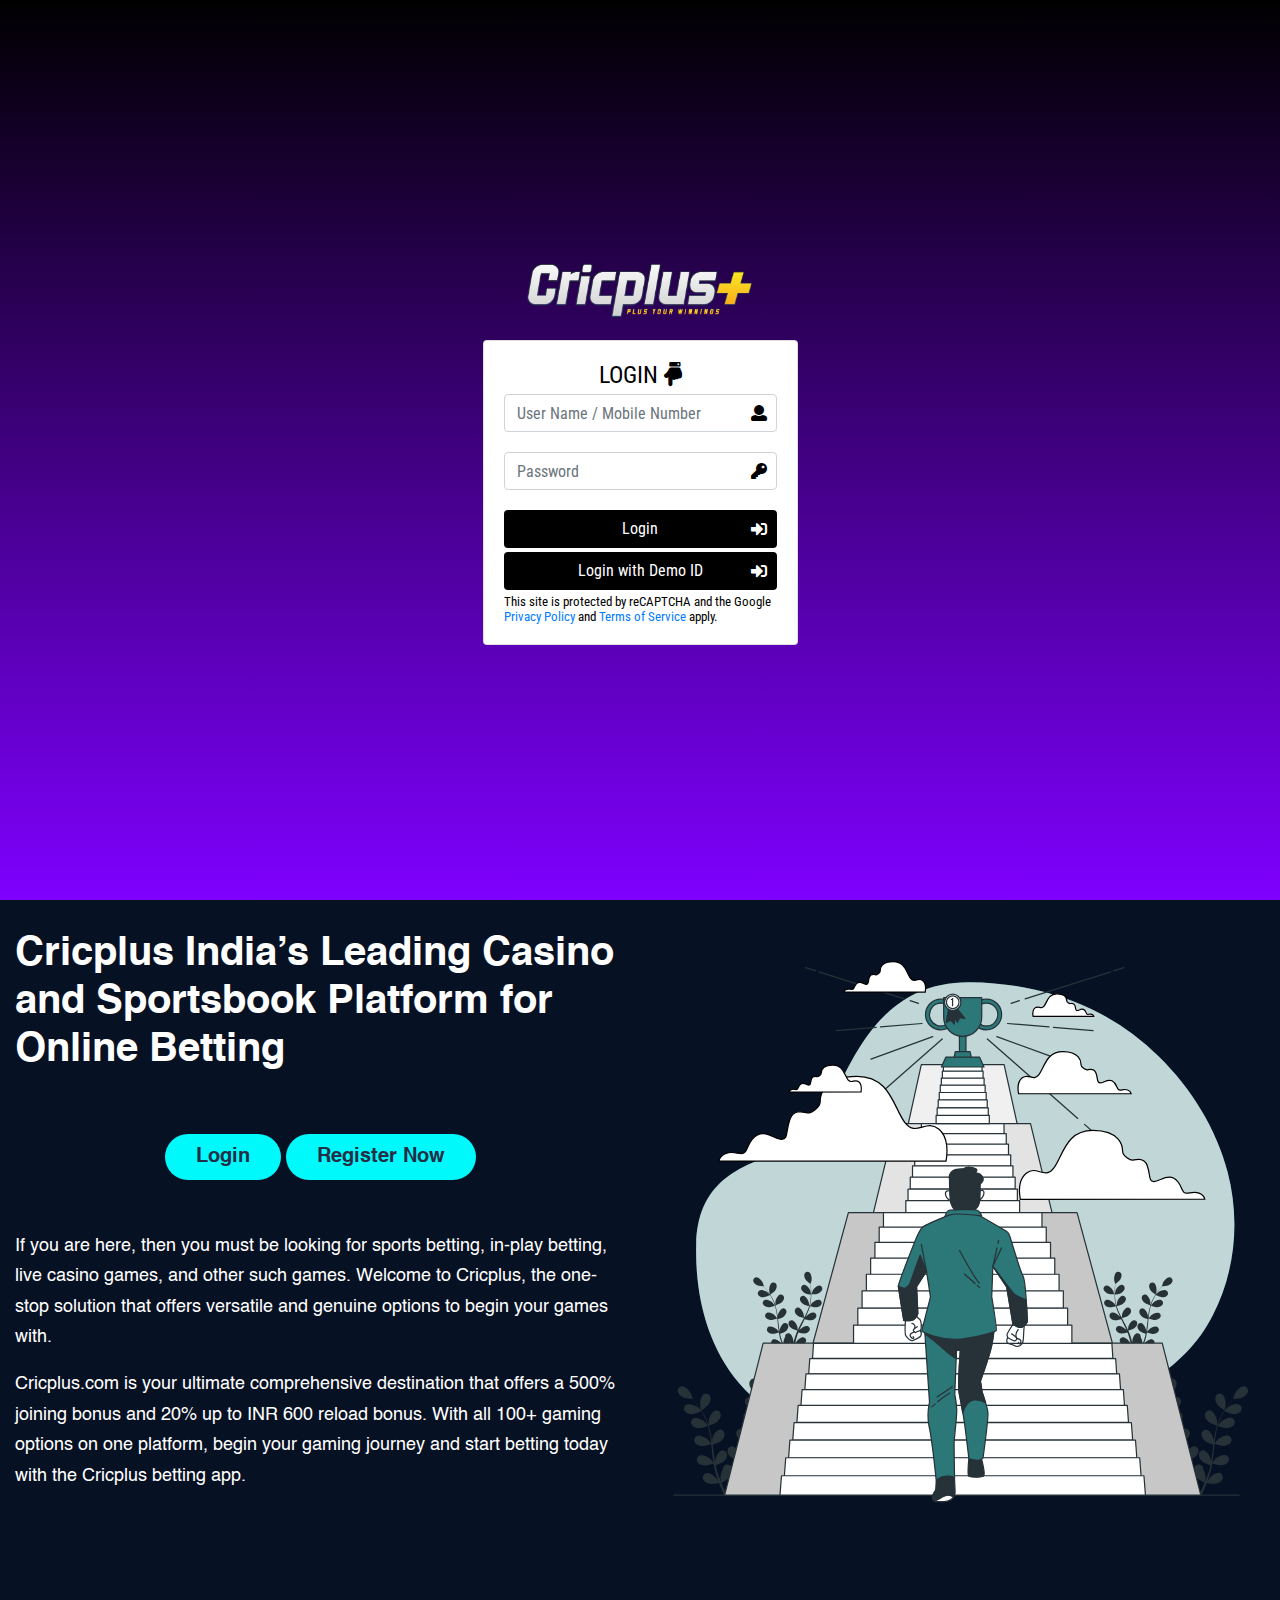
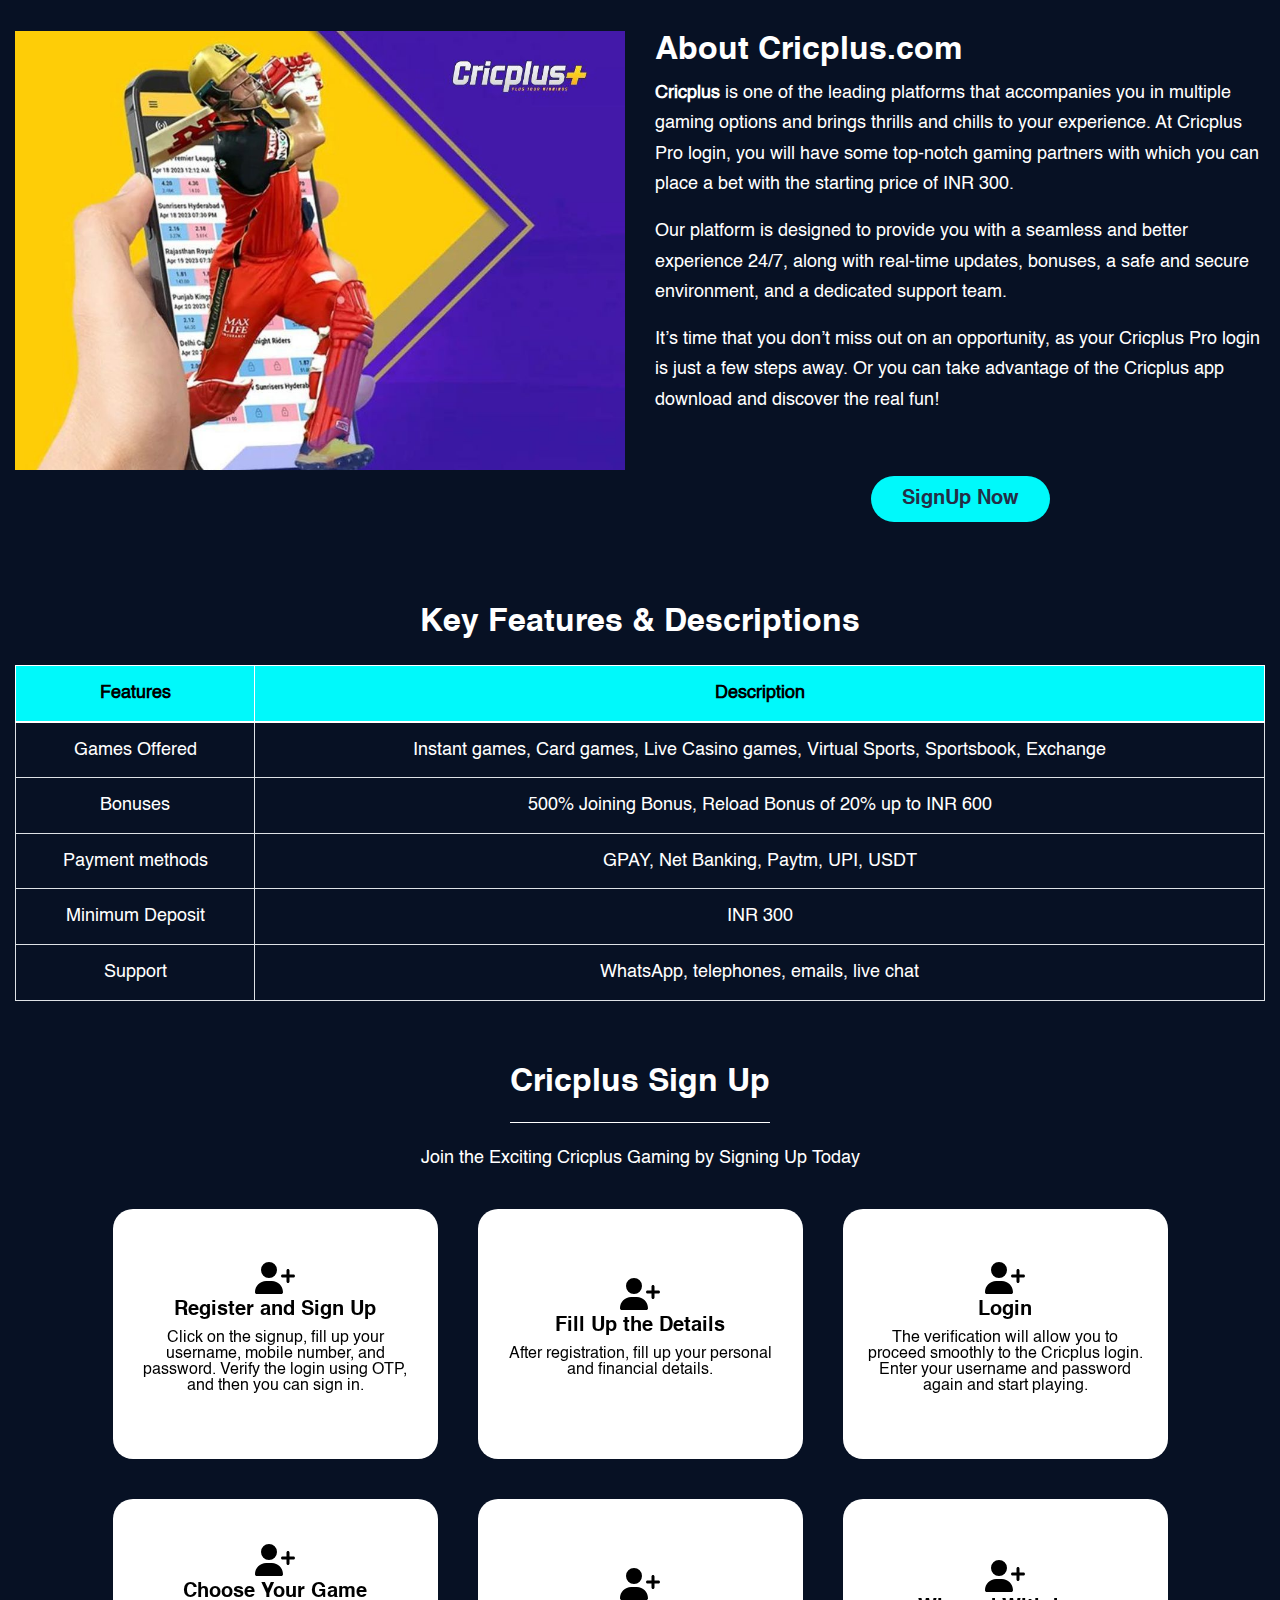
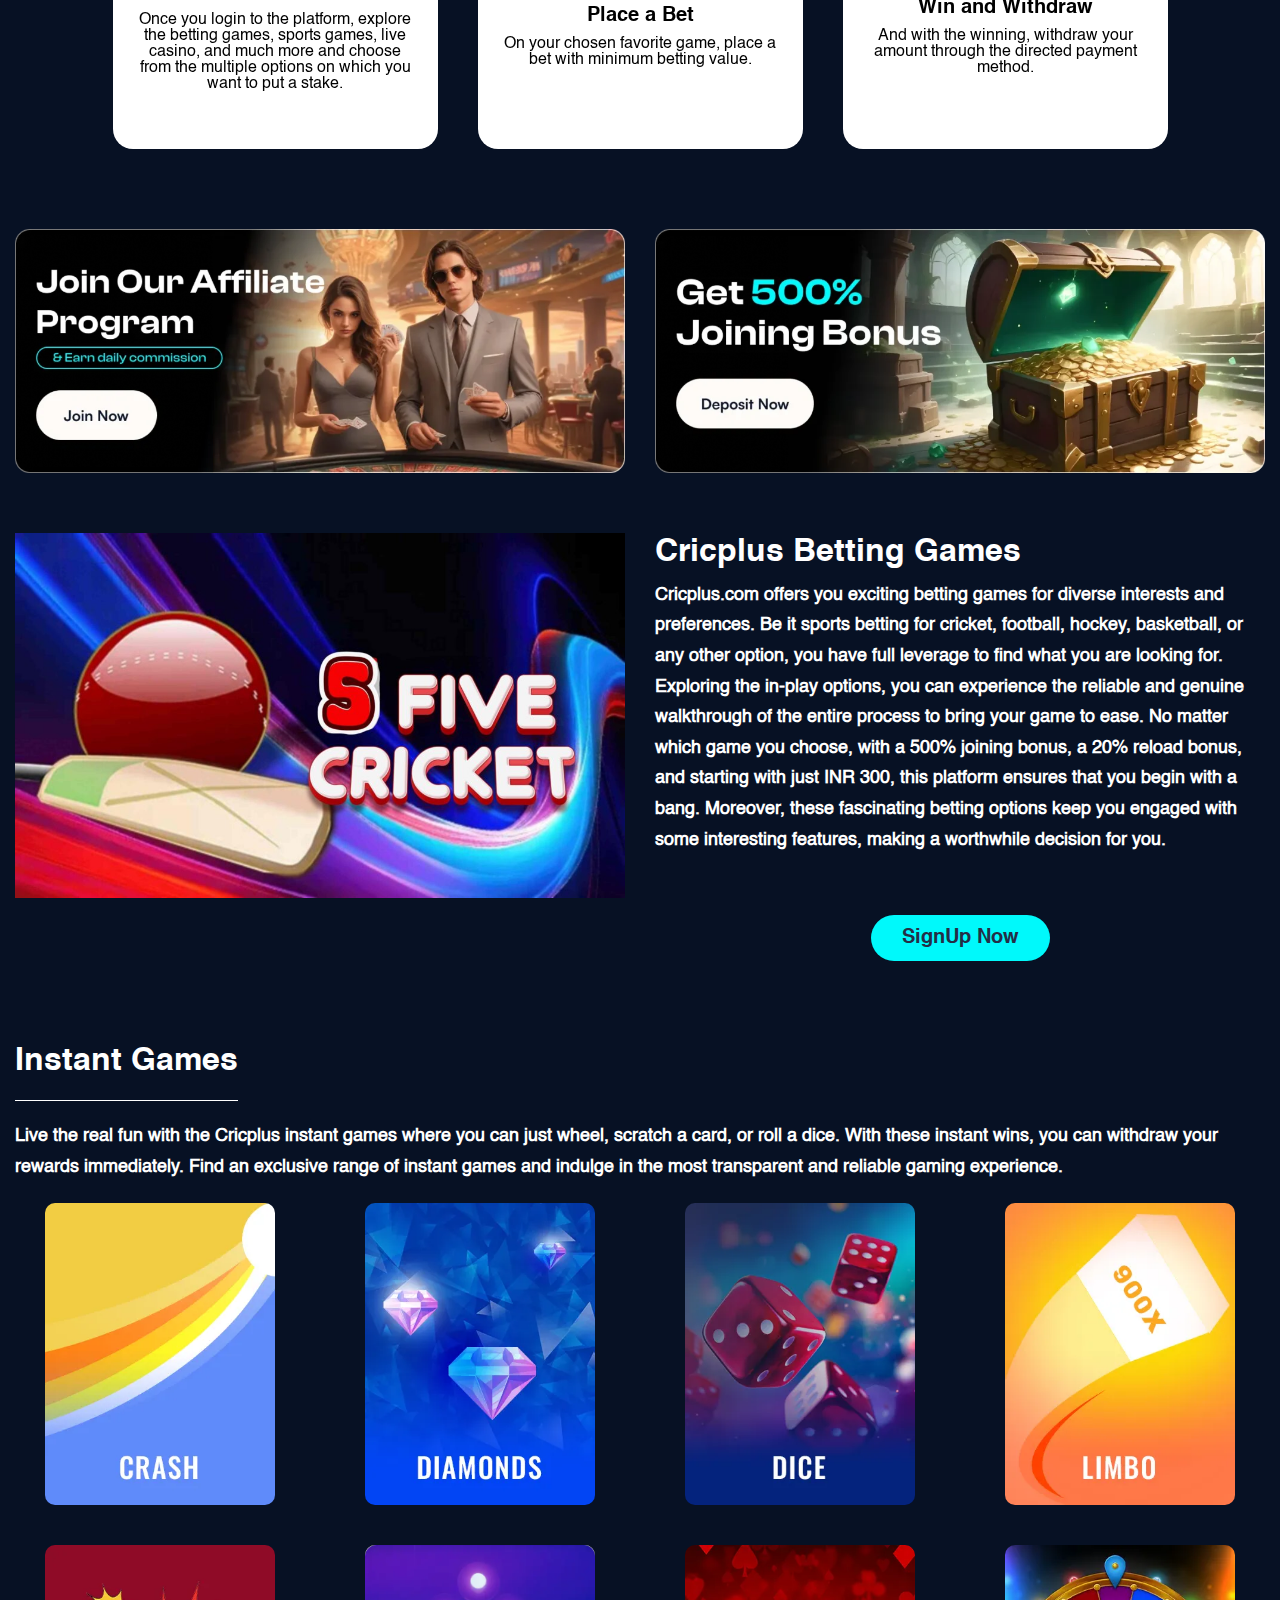
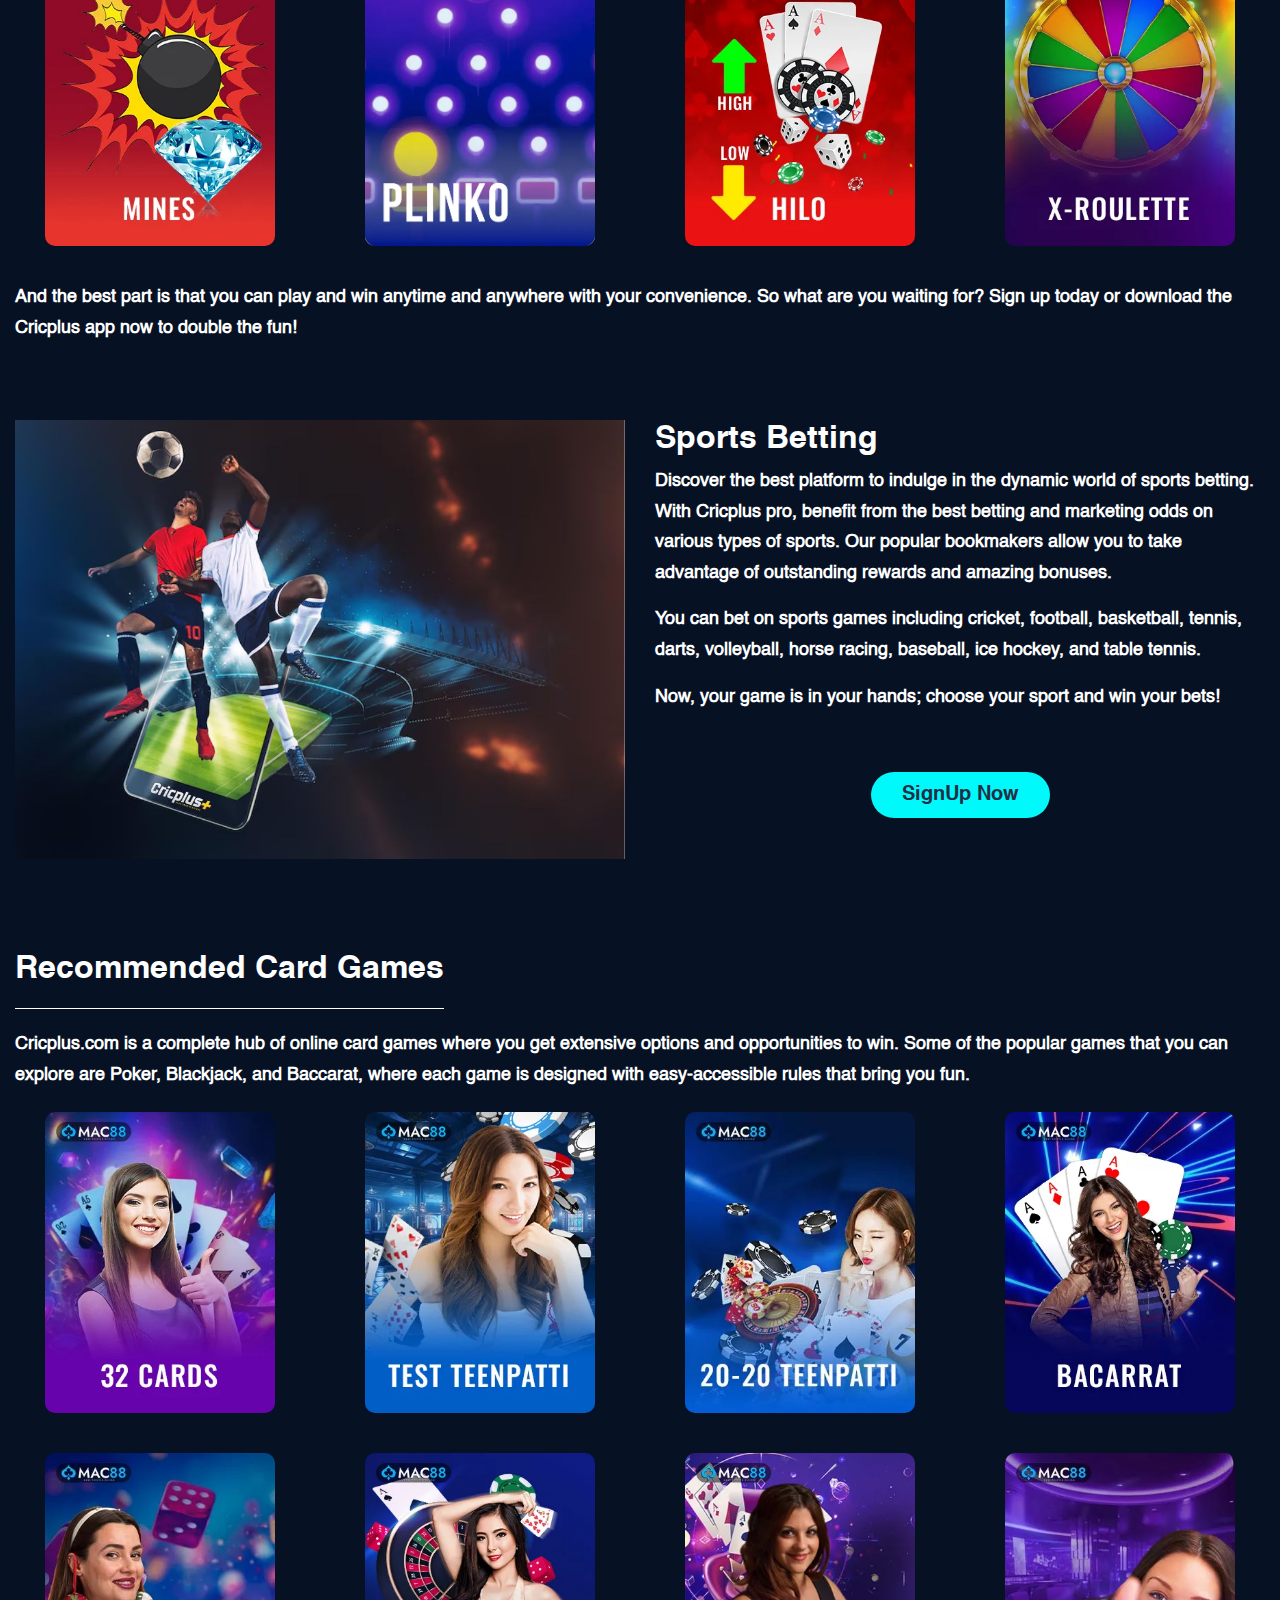
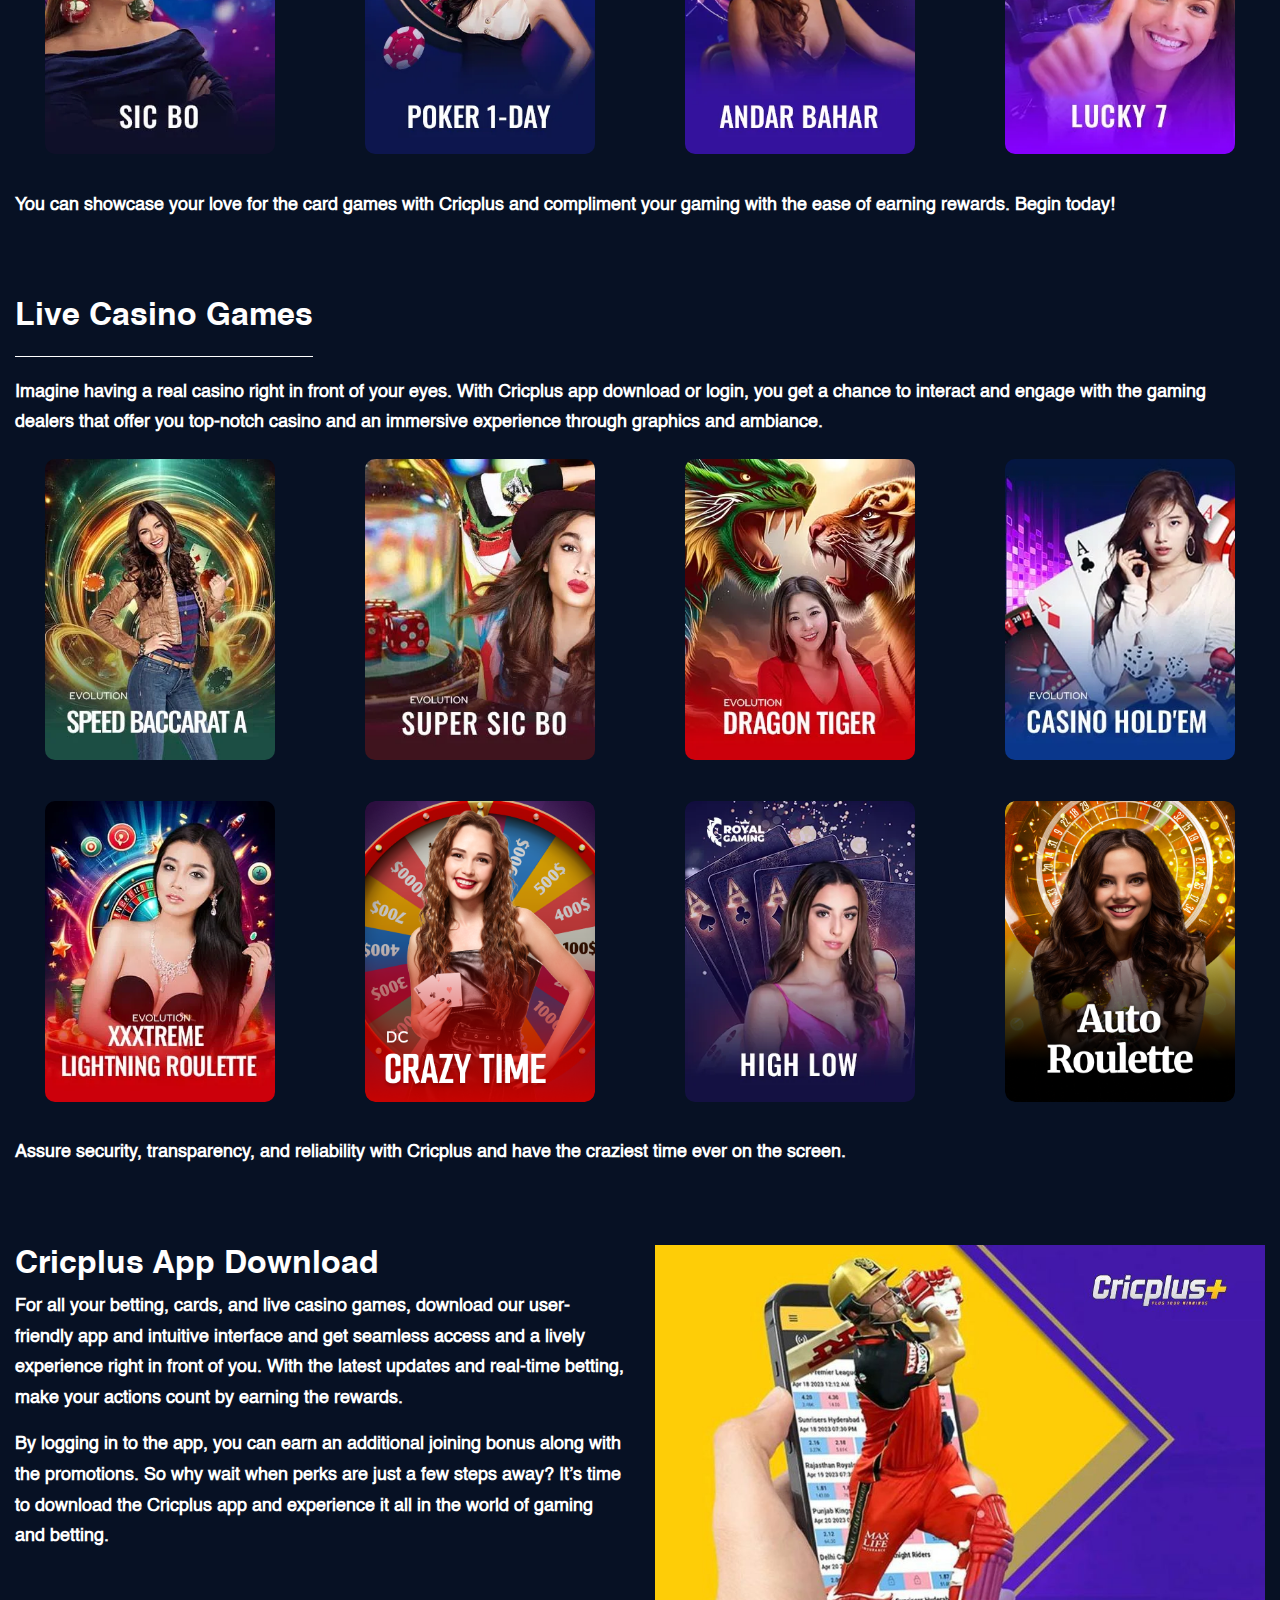
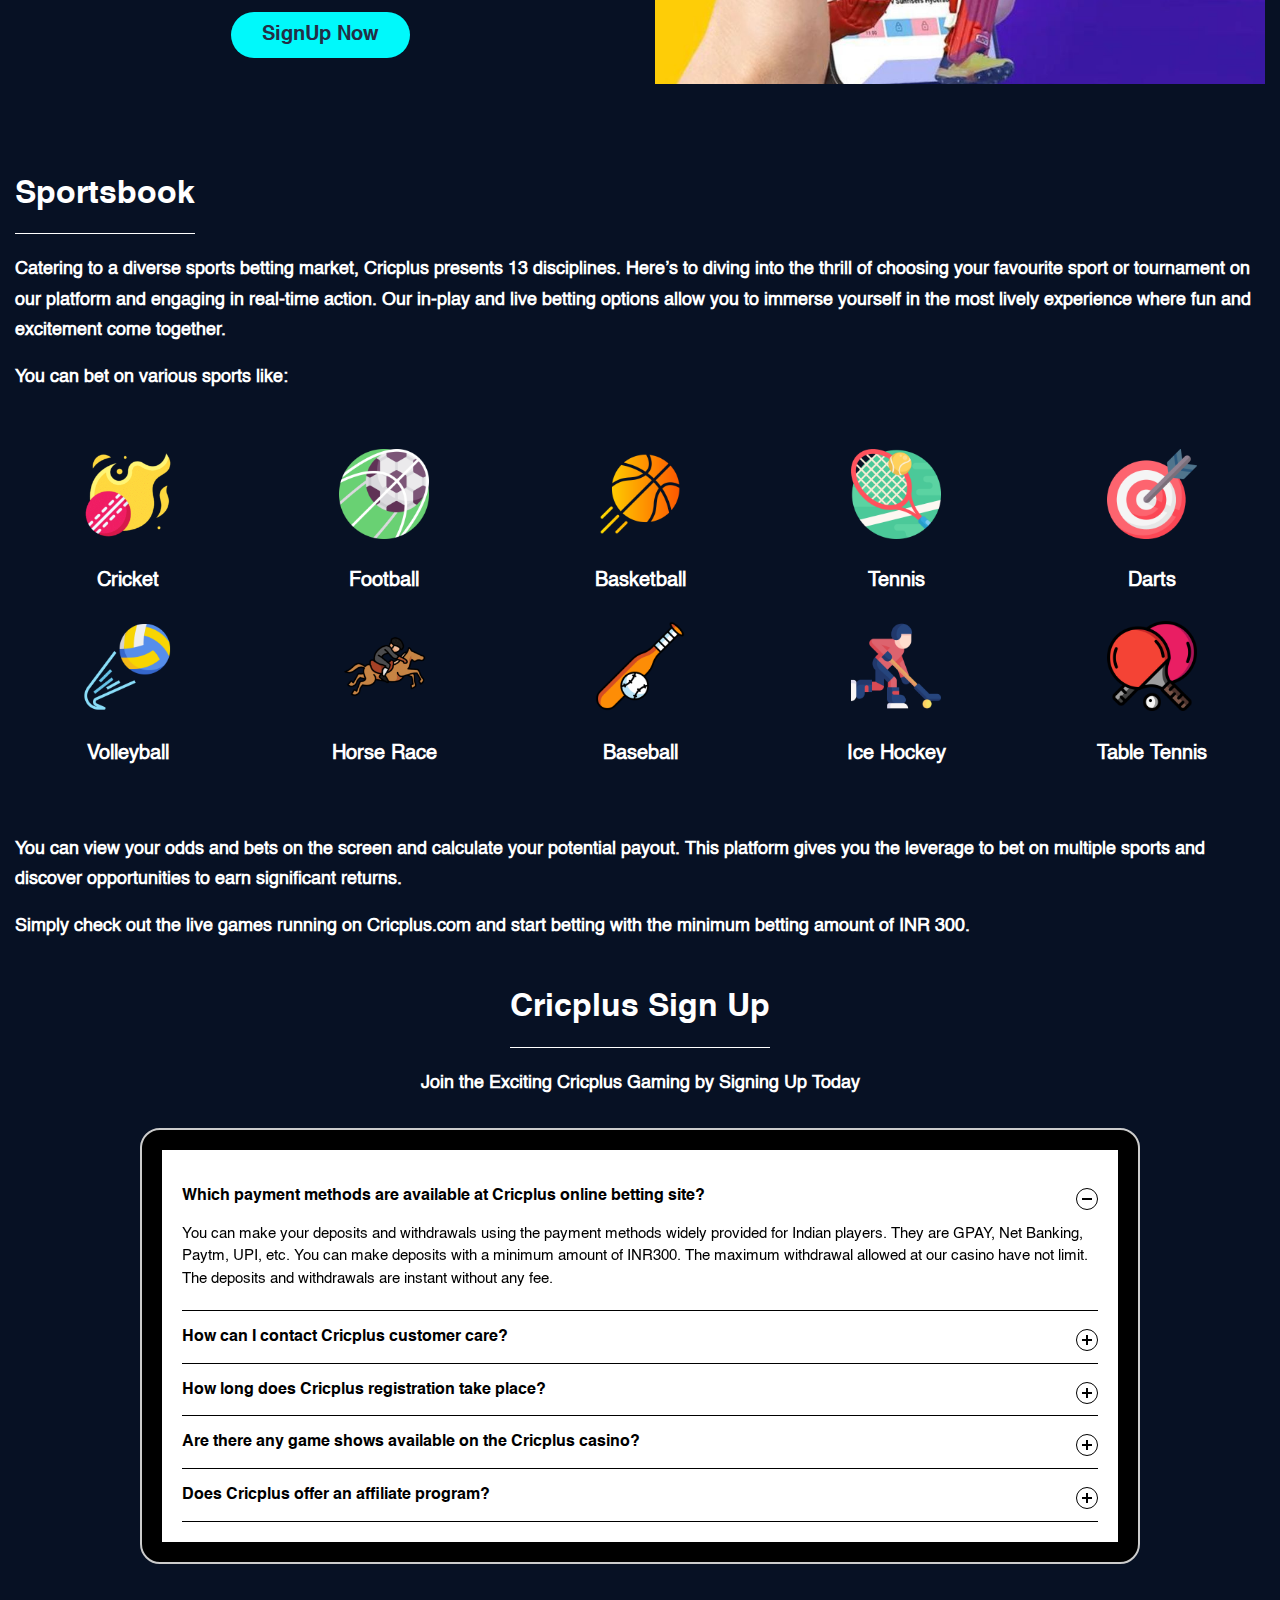
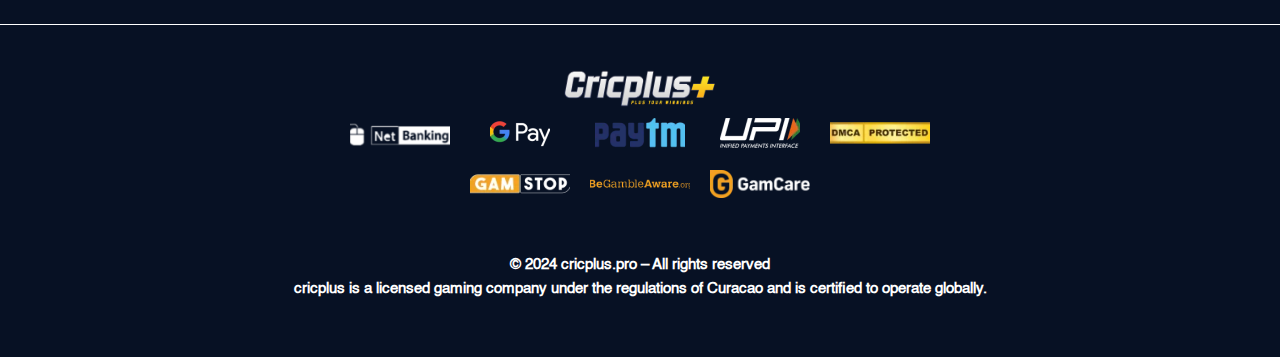
<file: index.html>
<!doctype html>
<html lang="en">

    <head>
        <meta charset="utf-8" />
        <meta name="viewport" content="width=device_display, initial-scale=1.0" />
        <link rel="shortcut icon" href="img/favicon.ico" />
		<link href="https://fonts.googleapis.com/css2?family=Roboto+Condensed:ital,wght@0,100..900;1,100..900&display=swap" rel="stylesheet" />
		<link rel="stylesheet" href="css/all.css"  />
        <link rel="stylesheet" href="css/style.css" type="text/css" />
        <link rel="icon" type="image/x-icon" href="favicon.png">
        <link rel="stylesheet" href="css/bootstrap.min.css" type="text/css" />
        <meta name="google-site-verification" content="F-oV-DewGQB6t_mO7ZaCDY-dkodB7C8c-MzS-B9q-SA" />
		<meta name='robots' content='index, follow, max-image-preview:large, max-snippet:-1, max-video-preview:-1' />
        <title>Cricplus Official Website | India's No.1 Gaming Platform</title>
		<meta name="title" content="Cricplus Official Website | India's No.1 Gaming Platform" />
        <meta name="description" content="Cricplus is India's No.1 Gaming Website. Daily More Than 1500+ Sports Games Available In Cricplus.pro Website. Automatic Deposit And Withdrawal. 24/7 Services Available." />
		<meta name="keywords" content="cricplus, cricplus pro, cricplus login, cricplus games, cricplus red, cricplus app, welcome to cricplus, cricplus live, cricplus id, cricplus.com, cricplus.pro, cricplus id login, cricplus.com apk, cricplus app download" />
        <link rel="canonical" href="https://cricpluspro.co.in/" />
        
        <script type="application/ld+json">
{
  "@context": "https://schema.org",
  "@type": "SportsOrganization",
  "name": "CricPlusPro",
  "url": "https://cricpluspro.co.in/",
  "logo": "https://cricpluspro.co.in/images/cricplus-logo.webp", 
  "description": "CricPlusPro is your ultimate source for the latest cricket news, live scores, match updates, player stats, and expert analysis.",
  "sport": "Cricket",
  "foundingDate": "2023",
  "founders": {
    "@type": "Person",
    "name": "Reddy Anna"
  },
  "contactPoint": {
    "@type": "ContactPoint",
    "contactType": "Customer Service",
    "telephone": "+1-365-297-9035",
    "email": "support@cricpluspro.co.in"
  }
}
</script>

<script type="application/ld+json">
{
  "@context": "https://schema.org/", 
  "@type": "BreadcrumbList", 
  "itemListElement": [{
    "@type": "ListItem", 
    "position": 1, 
    "name": "login now",
    "item": "https://cricpluspro.co.in/login"  
  },{
    "@type": "ListItem", 
    "position": 2, 
    "name": "register now",
    "item": "https://cricpluspro.co.in/signup"  
  }]
}
</script>

<script type="application/ld+json">
{
  "@context": "https://schema.org",
  "@type": "FAQPage",
  "mainEntity": [{
    "@type": "Question",
    "name": "Which payment methods are available at Cricplus online betting site?",
    "acceptedAnswer": {
      "@type": "Answer",
      "text": "You can make your deposits and withdrawals using the payment methods widely provided for Indian players. They are GPAY, Net Banking, Paytm, UPI, etc. You can make deposits with a minimum amount of INR300. The maximum withdrawal allowed at our casino have not limit. The deposits and withdrawals are instant without any fee."
    }
  },{
    "@type": "Question",
    "name": "How can I contact Cricplus customer care?",
    "acceptedAnswer": {
      "@type": "Answer",
      "text": "You can contact Cricplus customer care 24×7 by clicking on the WhatsApp icon provided on the top right side of the website. It will direct you to our WhatsApp platform. You can contact our customer care representatives for your unsolved queries or resolutions."
    }
  },{
    "@type": "Question",
    "name": "How long does Cricplus registration take place?",
    "acceptedAnswer": {
      "@type": "Answer",
      "text": "Within a few easy steps, you can register and verify your account with our casino platform. Players do not have to go through any complex procedure as everything is verified using your mobile number."
    }
  },{
    "@type": "Question",
    "name": "Are there any game shows available on the Cricplus casino?",
    "acceptedAnswer": {
      "@type": "Answer",
      "text": "Yes, the players can bet live on the DC Crazy Time game show. You can bet with the minimum or maximum amount. The dealer will spin the wheel and if your lucky number appears, you will win the rewards."
    }
  },{
    "@type": "Question",
    "name": "Does Cricplus offer an affiliate program?",
    "acceptedAnswer": {
      "@type": "Answer",
      "text": "Yes, we offer an affiliate program for our players. You can refer your friends, family, and followers. Affiliates will receive INR 50 as the flat commission on INR 100 and more deposits by their referrals. You can also earn 0.5% as the commission."
    }
  }]
}
</script>

<script type="application/ld+json">

{
  "@context": "https://schema.org",
  "@type": "Product",
  "name": "CricPlusPro",
  "description": "CricPlusPro is a comprehensive platform offering detailed cricket insights, news, and statistics for cricket enthusiasts.",
  "aggregateRating": {
    "@type": "AggregateRating",
    "ratingValue": "4.9",
    "reviewCount": "19254"
  },
  "review": [
    {
      "@type": "Review",
      "author": {
        "@type": "Person",
        "name": "John Doe"
      },
      "reviewRating": {
        "@type": "Rating",
        "ratingValue": "5",
        "bestRating": "5"
      },
      "datePublished": "2024-09-21",
      "reviewBody": "CricPlusPro provides real-time stats and in-depth cricket analysis. It's a must-have for cricket lovers!"
    },
    {
      "@type": "Review",
      "author": {
        "@type": "Person",
        "name": "Jane Smith"
      },
      "reviewRating": {
        "@type": "Rating",
        "ratingValue": "4.7",
        "bestRating": "5"
      },
      "datePublished": "2024-09-18",
      "reviewBody": "An excellent cricket platform with accurate data and frequent updates, but the UI could be more user-friendly."
    }
  ]
}

</script>

<!-- Open Graph meta tags -->
<meta property="og:title" content="Cricplus Official Website | India's No.1 Gaming Platform" />
<meta property="og:type" content="website" />
<meta property="og:url" content="https://cricpluspro.co.in/" />
<meta property="og:image" content="https://cricpluspro.co.in/images/cricplus-logo.webp" />
<meta property="og:description" content="Cricplus Pro is a premier platform for cricket betting and online gaming, offering a wide range of sports betting options and casino games." />
<meta property="og:site_name" content="Cricplus Pro" />
<meta property="og:locale" content="en_GB" />
<meta property="og:image:alt" content="Cricplus" />

<!-- Twitter Card meta tags for Cricplus Pro -->
<meta name="twitter:card" content="summary_large_image">
<meta name="twitter:title" content="Cricplus Pro - Your Ultimate Online Betting Platform">
<meta name="twitter:description" content="Join Cricplus Pro for an engaging sports betting experience, covering cricket, football, and more. Enjoy live betting and extensive markets.">
<meta name="twitter:image" content="https://cricpluspro.co.in/images/cricplus-logo.webp">
<meta name="twitter:site" content="@cricplus_pro">
<meta name="twitter:image:alt" content="Cricplus Pro sports betting platform">
<script src="https://ajax.googleapis.com/ajax/libs/jquery/3.6.0/jquery.min.js"></script>

        
    </head>

    <body>
		<div class="global-container login-container">
		<div class="image">
			<img src="images/cricplus-logo.webp" class="img-fluid">
		</div>
		<div class="card login-form">
		<div class="card-body">
			<h3 class="card-title text-center">LOGIN <i class="fa fa-hand-point-down"></i></h3>
			<div class="card-text">
				<form >
					<div class="form-group">
						<div class="field-01">
						<input type="text" class="form-control form-control-sm" id="loginName" placeholder="User Name / Mobile Number">
						<i class="fa fa-user"></i>
						</div>
					</div>
					<div class="form-group">
						<div class="field-01">
						<input type="password" class="form-control form-control-sm" id="password" placeholder="Password">
						<i class="fa fa-key"></i>
						</div>
					</div>
					<button onclick="checkLogin()" type="button" class="btn btn-primary btn-block ">Login <i class="fa fa-sign-in-alt"></i></button>
					<button type="button" class="btn btn-primary btn-block">Login with Demo ID <i class="fa fa-sign-in-alt"></i></button>
					
					<div class="sign-up">
						This site is protected by reCAPTCHA and the Google <a href="#">Privacy Policy</a> and <a href="#">Terms of Service</a> apply. 
					</div>
				</form>
			</div>
		</div>
	</div>
	</div>

		<div class="main-wrapper" style="">
			<div class="section-one">
					<div class="container-fluid">
					<div class="row">
					<div class="col-6">
					<div class="left">
						<h1>Cricplus India’s Leading Casino and Sportsbook Platform for Online Betting</h1>
						<div class="btmbtns">
							<a href="https://cricpluspro.com/login" class="btn">Login</a>
							<a href="https://cricpluspro.com/signup" class="btn">Register Now</a>
						</div><br>
						<p>If you are here, then you must be looking for sports betting, in-play betting, live casino games, and other such games. Welcome to Cricplus, the one-stop solution that offers versatile and genuine options to begin your games with.</p>

						<p>Cricplus.com is your ultimate comprehensive destination that offers a 500% joining bonus and 20% up to INR 600 reload bonus. With all 100+ gaming options on one platform, begin your gaming journey and start betting today with the Cricplus betting app.</p>
						
					</div>
					</div>
					<div class="col-6">
					<div class="right">
						<div class="image">
							<img src="images/Personal-goals-bro.svg" class="img-fluid first-image">
						</div><br>		
						
					</div>
					
					
					</div>
					
					</div>
					
					<br>
									
					</div>
			</div>
			
			<div class="section-one">
					<div class="container">					
					<div class="row">
					<div class="col-6">
					<div class="right">
						<div class="image">
							<img src="images/Ultrawin-betting-1-1024x737.jpeg" class="img-fluid">
						</div><br>								
					</div>
					</div>
					<div class="col-6">
					<div class="left">
						<h2>About Cricplus.com</h2>
						<p><b>Cricplus</b> is one of the leading platforms that accompanies you in multiple gaming options and brings thrills and chills to your experience. At <b></b>Cricplus Pro login</b>, you will have some top-notch gaming partners with which you can place a bet with the starting price of INR 300.</p>

						<p>Our platform is designed to provide you with a seamless and better experience 24/7, along with real-time updates, bonuses, a safe and secure environment, and a dedicated support team.</p>

						<p>It’s time that you don’t miss out on an opportunity, as your <b></b>Cricplus Pro login</b> is just a few steps away. Or you can take advantage of the Cricplus app download and discover the real fun!</p>
						 <div class="btmbtns">
							<a href="https://cricpluspro.com/signup" class="btn">SignUp Now</a><br>
						</div>
					</div>
					</div>
					
					
					</div>					
					</div>
			</div>
			 <br>
			 <br>
			<div class="section-two">
					<div class="container text-center">					
					<div class="row">										
					<div class="col-12">
					<div class="left">
						<h2>Key Features & Descriptions</h2>
						
						<div class="table-responsive py-3"> 
						<table class="table table-bordered table-hover">
						  <thead class="thead-dark">
							<tr>
							  <th scope="col">Features</th>
							  <th scope="col">Description</th>
							</tr>
						  </thead>
						  <tbody>
							<tr>
							  <td scope="row">Games Offered</th>
							  <td>Instant games, Card games, Live Casino games, Virtual Sports, Sportsbook, Exchange</td>
							</tr>
							<tr>
							  <td scope="row">Bonuses</th>
							  <td>500% Joining Bonus, Reload Bonus of 20% up to INR 600</td>
							</tr>
							<tr>
							  <td scope="row">Payment methods</th>
							  <td>GPAY, Net Banking, Paytm, UPI, USDT</td>
							</tr>
							<tr>
							  <td scope="row">Minimum Deposit</th>
							  <td>INR 300</td>
							</tr>
							<tr>
							  <td scope="row">Support</th>
							  <td>WhatsApp, telephones, emails, live chat</td>
							</tr>
						  </tbody>
						</table>
						</div>

						
						
					</div>
					</div>
					</div>					
					</div>
			</div>
			
			<br>
			<div class="section-03">
					<div class="container text-center">					
					<div class="row">										
					<div class="col-12">
					<div class="left">
						<div class="tophead">
							<h2>Cricplus Sign Up</h2>
							<p>Join the Exciting Cricplus Gaming by Signing Up Today
</p>
						</div>
						
						<div class="services-box">
							<div class="service">
							  <div class="flip-box">
								<div class="flip-box-inner">
								  <div class="flip-box-front">
									<img src="images/user-plus-solid.svg">
									<h3 class="title">Register and Sign Up</h3>
									<p><span style="font-weight: 400">Click on the signup, fill up your username, mobile number, and password. Verify the login using OTP, and then you can sign in.</span></p>
								  </div>
								  <div class="flip-box-back">
								  <h3 class="wpr-flip-box-title">Cricplus</h3>
									<p>Unlock Your Winning Potential – Sign Up with Cricplus Today!</p>
								  </div>
								</div>
							  </div>
							</div>

							<div class="service">
							  <div class="flip-box">
								<div class="flip-box-inner">
								  <div class="flip-box-front">
									<img src="images/user-plus-solid.svg">
									<h3 class="title">Fill Up the Details</h3>
									<p><span style="font-weight: 400">After registration, fill up your personal and financial details.</span></p>
								  </div>
								  <div class="flip-box-back">
								  <h3 class="wpr-flip-box-title">Cricplus</h3>
									<p>Unlock Your Winning Potential – Sign Up with Cricplus Today!</p>
								  </div>
								</div>
							  </div>
							</div>

							<div class="service">
							  <div class="flip-box">
								<div class="flip-box-inner">
								  <div class="flip-box-front">
									<img src="images/user-plus-solid.svg">
									<h3 class="title">Login</h3>
									<p><span style="font-weight: 400">The verification will allow you to proceed smoothly to the Cricplus login. Enter your username and password again and start playing.</span></p>
								  </div>
								  <div class="flip-box-back">
								  <h3 class="wpr-flip-box-title">Cricplus</h3>
									<p>Unlock Your Winning Potential – Sign Up with Cricplus Today!</p>
								  </div>
								</div>
							  </div>
							</div>
							
							<div class="service">
							  <div class="flip-box">
								<div class="flip-box-inner">
								  <div class="flip-box-front">
									<img src="images/user-plus-solid.svg">
									<h3 class="title">Choose Your Game</h3>
									<p><span style="font-weight: 400">Once you login to the platform, explore the betting games, sports games, live casino, and much more and choose from the multiple options on which you want to put a stake.</span></p>
								  </div>
								  <div class="flip-box-back">
								  <h3 class="wpr-flip-box-title">Cricplus</h3>
									<p>Unlock Your Winning Potential – Sign Up with Cricplus Today!</p>
								  </div>
								</div>
							  </div>
							</div>
							
							<div class="service">
							  <div class="flip-box">
								<div class="flip-box-inner">
								  <div class="flip-box-front">
									<img src="images/user-plus-solid.svg">
									<h3 class="title">Place a Bet</h3>
									<p><span style="font-weight: 400">On your chosen favorite game, place a bet with minimum betting value.</span></p>
								  </div>
								  <div class="flip-box-back">
								  <h3 class="wpr-flip-box-title">Cricplus</h3>
									<p>Unlock Your Winning Potential – Sign Up with Cricplus Today!</p>
								  </div>
								</div>
							  </div>
							</div>
							
							<div class="service">
							  <div class="flip-box">
								<div class="flip-box-inner">
								  <div class="flip-box-front">
									<img src="images/user-plus-solid.svg">
									<h3 class="title">Win and Withdraw</h3>
									<p><span style="font-weight: 400">And with the winning, withdraw your amount through the directed payment method.</span></p>
								  </div>
								  <div class="flip-box-back">
								  <h3 class="wpr-flip-box-title">Cricplus</h3>
									<p>Unlock Your Winning Potential – Sign Up with Cricplus Today!</p>
								  </div>
								</div>
							  </div>
							</div>
							
					</div>
					</div>
					</div>					
					</div>
			</div>
			
		</div>


		<div class="section-four">
			<div class="container">					
			<div class="row">					
			
			<div class="col-6">
				<div class="right">
					<div class="image">
						<img src="images/affiliate.1f60e6c1-1024x409.webp" class="img-fluid">
					</div>								
				</div>
				</div>
			<div class="col-6">
			<div class="left">
				<div class="image">
						<img src="images/joining_bonus.d41ed7a1-1024x409.webp" class="img-fluid">
					</div>
			</div>
			</div>
			</div>					
			</div>
	    </div>
		<br>
		<div class="section-one">
			<div class="container">					
			<div class="row">					
			
			<div class="col-6">
				<div class="right">
					<div class="image">
						<img src="images/20240507_101930-scaled-1-1024x612.jpg" class="img-fluid">
					</div><br>								
				</div>
				</div>
			<div class="col-6">
			<div class="left">
				<h2>Cricplus Betting Games</h2>
				<p><b>Cricplus.com offers you exciting betting games for diverse interests and preferences. Be it sports betting for cricket, football, hockey, basketball, or any other option, you have full leverage to find what you are looking for. Exploring the in-play options, you can experience the reliable and genuine walkthrough of the entire process to bring your game to ease. No matter which game you choose, with a 500% joining bonus, a 20% reload bonus, and starting with just INR 300, this platform ensures that you begin with a bang. Moreover, these fascinating betting options keep you engaged with some interesting features, making a worthwhile decision for you.</p>
				 <div class="btmbtns">
					<a href="https://cricpluspro.com/signup" class="btn">SignUp Now</a><br>
				</div>
			</div>
			</div>
			</div>					
			</div>
	    </div>
		
		<br>
		<div class="section-one section-five">
			<div class="container">	
<div class="tophead textcenter">
							<h2>Instant Games</h2>
							<p>Live the real fun with the Cricplus instant games where you can just wheel, scratch a card, or roll a dice. With these instant wins, you can withdraw your rewards immediately. Find an exclusive range of instant games and indulge in the most transparent and reliable gaming experience.</p>
						</div>			
			<div class="row">					
			
			<div class="col-3">
				<div class="right">
					<div class="image">
						<img src="images/crash.webp" class="img-fluid">
					</div><br>								
				</div>
				</div>
			<div class="col-3">
				<div class="right">
					<div class="image">
						<img src="images/Diamonds.webp" class="img-fluid">
					</div><br>								
				</div>
				</div>
				<div class="col-3">
				<div class="right">
					<div class="image">
						<img src="images/Dice.webp" class="img-fluid">
					</div><br>								
				</div>
				</div>
				<div class="col-3">
				<div class="right">
					<div class="image">
						<img src="images/Limbo.webp" class="img-fluid">
					</div><br>								
				</div>
				</div>
				
				<div class="col-3">
				<div class="right">
					<div class="image">
						<img src="images/Mines.webp" class="img-fluid">
					</div><br>								
				</div>
				</div>
			<div class="col-3">
				<div class="right">
					<div class="image">
						<img src="images/plinko.webp" class="img-fluid">
					</div><br>								
				</div>
				</div>
				<div class="col-3">
				<div class="right">
					<div class="image">
						<img src="images/Hilo.webp" class="img-fluid">
					</div><br>								
				</div>
				</div>
				<div class="col-3">
				<div class="right">
					<div class="image">
						<img src="images/xroulette.webp" class="img-fluid">
					</div><br>								
				</div>
				</div>
			</div>		

<p>And the best part is that you can play and win anytime and anywhere with your convenience. So what are you waiting for? Sign up today or download the Cricplus app now to double the fun! </p>	
			</div>
	    </div>
		<br>
		
		
			<div class="section-one">
					<div class="container">					
					<div class="row">
					<div class="col-6">
					<div class="right">
						<div class="image">
							<img src="images/Ultrawin-online-casino-1024x737.jpg" class="img-fluid">
						</div><br>								
					</div>
					</div>
					<div class="col-6">
					<div class="left">
						<h2>Sports Betting</h2>
						<p>Discover the best platform to indulge in the dynamic world of sports betting. With Cricplus pro, benefit from the best betting and marketing odds on various types of sports. Our popular bookmakers allow you to take advantage of outstanding rewards and amazing bonuses.</p>

						<p>You can bet on sports games including cricket, football, basketball, tennis, darts, volleyball, horse racing, baseball, ice hockey, and table tennis.</p>

						<p>Now, your game is in your hands; choose your sport and win your bets!</p>

						 <div class="btmbtns">
							<a href="https://cricpluspro.com/signup" class="btn">SignUp Now</a><br>
						</div>
					</div>
					</div>
					
					
					</div>					
					</div>
			</div>
			 
			 
			 <br>
		<div class="section-one section-five">
			<div class="container">	
<div class="tophead textcenter">
							<h2>Recommended Card Games</h2>
							<p>Cricplus.com is a complete hub of online card games where you get extensive options and opportunities to win. Some of the popular games that you can explore are Poker, Blackjack, and Baccarat, where each game is designed with easy-accessible rules that bring you fun.</p>
						</div>			
			<div class="row">					
			
			<div class="col-3">
				<div class="right">
					<div class="image">
						<img src="images/32-Cards-1.webp" class="img-fluid">
					</div><br>								
				</div>
				</div>
			<div class="col-3">
				<div class="right">
					<div class="image">
						<img src="images/ttp-1.webp" class="img-fluid">
					</div><br>								
				</div>
				</div>
				<div class="col-3">
				<div class="right">
					<div class="image">
						<img src="images/32c.webp" class="img-fluid">
					</div><br>								
				</div>
				</div>
				<div class="col-3">
				<div class="right">
					<div class="image">
						<img src="images/baccarat-1.webp" class="img-fluid">
					</div><br>								
				</div>
				</div>
				
				<div class="col-3">
				<div class="right">
					<div class="image">
						<img src="images/sicbo-1.webp" class="img-fluid">
					</div><br>								
				</div>
				</div>
			<div class="col-3">
				<div class="right">
					<div class="image">
						<img src="images/poker-1.webp" class="img-fluid">
					</div><br>								
				</div>
				</div>
				<div class="col-3">
				<div class="right">
					<div class="image">
						<img src="images/ab-1.webp" class="img-fluid">
					</div><br>								
				</div>
				</div>
				<div class="col-3">
				<div class="right">
					<div class="image">
						<img src="images/l7-1.webp" class="img-fluid">
					</div><br>								
				</div>
				</div>
			</div>		

			<p>You can showcase your love for the card games with Cricplus and compliment your gaming with the ease of earning rewards. Begin today!</p>		
			</div>
	    </div>
		<br>
		
		<div class="section-one section-five">
			<div class="container">	
<div class="tophead textcenter">
							<h2>Live Casino Games</h2>
							<p>Imagine having a real casino right in front of your eyes. With Cricplus app download or login, you get a chance to interact and engage with the gaming dealers that offer you top-notch casino and an immersive experience through graphics and ambiance.</p>
						</div>			
			<div class="row">					
			
			<div class="col-3">
				<div class="right">
					<div class="image">
						<img src="images/evo_speedb.webp" class="img-fluid">
					</div><br>								
				</div>
				</div>
			<div class="col-3">
				<div class="right">
					<div class="image">
						<img src="images/evo_ssb.webp" class="img-fluid">
					</div><br>								
				</div>
				</div>
				<div class="col-3">
				<div class="right">
					<div class="image">
						<img src="images/evo_dt.webp" class="img-fluid">
					</div><br>								
				</div>
				</div>
				<div class="col-3">
				<div class="right">
					<div class="image">
						<img src="images/evo_holdem.webp" class="img-fluid">
					</div><br>								
				</div>
				</div>
				
				<div class="col-3">
				<div class="right">
					<div class="image">
						<img src="images/evo_xlr.webp" class="img-fluid">
					</div><br>								
				</div>
				</div>
			<div class="col-3">
				<div class="right">
					<div class="image">
						<img src="images/dc_crazy_1.webp" class="img-fluid">
					</div><br>								
				</div>
				</div>
				<div class="col-3">
				<div class="right">
					<div class="image">
						<img src="images/hl.webp" class="img-fluid">
					</div><br>								
				</div>
				</div>
				<div class="col-3">
				<div class="right">
					<div class="image">
						<img src="images/rg_autoroulette.webp" class="img-fluid">
					</div><br>								
				</div>
				</div>
			</div>		

<p>Assure security, transparency, and reliability with Cricplus and have the craziest time ever on the screen.</p>		
			</div>
	    </div>
		<br>
		
		<div class="section-one">
					<div class="container">					
					<div class="row">
					<div class="col-6">
					<div class="left">
						<h2>Cricplus App Download</h2>
						<p>For all your betting, cards, and live casino games, download our user-friendly app and intuitive interface and get seamless access and a lively experience right in front of you. With the latest updates and real-time betting, make your actions count by earning the rewards.</p>

						<p>By logging in to the app, you can earn an additional joining bonus along with the promotions. So why wait when perks are just a few steps away? It’s time to download the Cricplus app and experience it all in the world of gaming and betting. </p>
						 <div class="btmbtns">
							<a href="https://cricpluspro.com/signup" class="btn">SignUp Now</a><br>
						</div>
					</div>
					</div>
					<div class="col-6">
					<div class="right">
						<div class="image">
							<img src="images/Ultrawin-betting-1-1024x737.jpeg" class="img-fluid">
						</div><br>								
					</div>
					</div>
					
					</div>					
					</div>
			</div>
			 <br>
			 
			 
		<div class="section-one section-Sportsbook">
			<div class="container">	
<div class="tophead textcenter">
							<h2>Sportsbook</h2>
							<p>Catering to a diverse sports betting market, Cricplus presents 13 disciplines. Here’s to diving into the thrill of choosing your favourite sport or tournament on our platform and engaging in real-time action. Our in-play and live betting options allow you to immerse yourself in the most lively experience where fun and excitement come together. </p>
							
							<p>You can bet on various sports like:</p>
						</div>			
			<div class="row spacing">					
			
			<div class="col-2">
				<div class="right">
					<div class="image">
						<img src="images/throw-150x150-1.png" class="img-fluid">
					</div><br>	
					<h4><b>Cricket</b></h4>
				</div>
				</div>
			<div class="col-2">
				<div class="right">
					<div class="image">
						<img src="images/goal.png" class="img-fluid">
					</div><br>
					<h4><b>Football</b></h4>
				</div>
				</div>
				<div class="col-2">
				<div class="right">
					<div class="image">
						<img src="images/basketball.png" class="img-fluid">
					</div><br>
					<h4><b>Basketball</b></h4>
				</div>
				</div>
				<div class="col-2">
				<div class="right">
					<div class="image">
						<img src="images/tennis.png" class="img-fluid">
					</div><br>
					<h4><b>Tennis</b></h4>
				</div>
				</div>
				
				<div class="col-2">
				<div class="right">
					<div class="image">
						<img src="images/target.png" class="img-fluid">
					</div><br>		
					<h4><b>Darts</b></h4>					
				</div>
				</div>
				<div class="col-2">
				<div class="right">
					<div class="image">
						<img src="images/volleyball.png" class="img-fluid">
					</div><br>	
					<h4><b>Volleyball</b></h4>
				</div>
				</div>
				<div class="col-2">
				<div class="right">
					<div class="image">
						<img src="images/equestrian-150x150-1.png" class="img-fluid">
					</div><br>		
					<h4><b>Horse Race</b></h4>
				</div>
				</div>
				<div class="col-2">
				<div class="right">
					<div class="image">
						<img src="images/base-ball.png" class="img-fluid">
					</div><br>		
					<h4><b>Baseball</b></h4>
				</div>
				</div>
				<div class="col-2">
				<div class="right">
					<div class="image">
						<img src="images/ice-hockey.png" class="img-fluid">
					</div><br>
					<h4><b>Ice Hockey</b></h4>
				</div>
				</div>
				<div class="col-2">
				<div class="right">
					<div class="image">
						<img src="images/table-tennis.png" class="img-fluid">
					</div><br>
					<h4><b>Table Tennis</b></h4>
				</div>
				</div>
			</div>		

			<p>You can view your odds and bets on the screen and calculate your potential payout. This platform gives you the leverage to bet on multiple sports and discover opportunities to earn significant returns.</p>		
			<p>Simply check out the live games running on Cricplus.com and start betting with the minimum betting amount of INR 300.</p>
			
			</div>
	    </div>
		<br>
		
		<div class="section-03 accordion-section">
					<div class="container text-center">					
					<div class="row">										
					<div class="col-12">
					<div class="left">
						<div class="tophead">
							<h2>Cricplus Sign Up</h2>
							<p>Join the Exciting Cricplus Gaming by Signing Up Today
</p>
						</div>
						
						<div class="services-box">
						      
						<div class="accordion">
        <div class="accordion-item">
          <button id="accordion-button-1" aria-expanded="true">
            <span class="accordion-title">Which payment methods are available at Cricplus online betting site?</span>
            <span class="icon" aria-hidden="true"></span>
          </button>
          <div class="accordion-content">
            <p>
              You can make your deposits and withdrawals using the payment methods widely provided for Indian players. They are GPAY, Net Banking, Paytm, UPI, etc. You can make deposits with a minimum amount of INR300. The maximum withdrawal allowed at our casino have not limit. The deposits and withdrawals are instant without any fee.
            </p>
          </div>
        </div>
        <div class="accordion-item">
          <button id="accordion-button-2" aria-expanded="false">
            <span class="accordion-title">How can I contact Cricplus customer care?</span>
            <span class="icon" aria-hidden="true"></span>
          </button>
          <div class="accordion-content">
            <p>
              You can contact Cricplus customer care 24×7 by clicking on the WhatsApp icon provided on the top right side of the website. It will direct you to our WhatsApp platform. You can contact our customer care representatives for your unsolved queries or resolutions.
            </p>
          </div>
        </div>
        <div class="accordion-item">
          <button id="accordion-button-3" aria-expanded="false">
            <span class="accordion-title">How long does Cricplus registration take place?</span>
            <span class="icon" aria-hidden="true"></span>
          </button>
          <div class="accordion-content">
            <p>
              Within a few easy steps, you can register and verify your account with our casino platform. Players do not have to go through any complex procedure as everything is verified using your mobile number.
            </p>
          </div>
        </div>
        <div class="accordion-item">
          <button id="accordion-button-4" aria-expanded="false">
            <span class="accordion-title">Are there any game shows available on the Cricplus casino?</span>
            <span class="icon" aria-hidden="true"></span>
          </button>
          <div class="accordion-content">
            <p>
              Yes, the players can bet live on the DC Crazy Time game show. You can bet with the minimum or maximum amount. The dealer will spin the wheel and if your lucky number appears, you will win the rewards.
            </p>
          </div>
        </div>
        <div class="accordion-item">
          <button id="accordion-button-5" aria-expanded="false">
            <span class="accordion-title">Does Cricplus offer an affiliate program?</span>
            <span class="icon" aria-hidden="true"></span>
          </button>
          <div class="accordion-content">
            <p>
              Yes, we offer an affiliate program for our players. You can refer your friends, family, and followers. Affiliates will receive INR 50 as the flat commission on INR 100 and more deposits by their referrals. You can also earn 0.5% as the commission.
            </p>
          </div>
        </div>
      </div>
    </div>
							
						</div>
					</div>
					</div>					
					</div>
			</div>
			
			<div class="section-0last footer-section">
					<div class="container text-center">					
					<div class="row">										
					<div class="col-12">
					<div class="logo">
						<div class="image">
						<img src="images/cricplus-logo.webp" class="img-fluid">
						</div>
					</div>
					
					<div class="pay-method">
						<div class="image">
						<img src="images/net-banking-logo.webp" class="img-fluid">
						</div>
						<div class="image">
						<img src="images/google-pay-logo.webp" class="img-fluid">
						</div>
						<div class="image">
						<img src="images/paytm-logo.webp" class="img-fluid">
						</div>
						<div class="image">
						<img src="images/upi-logo.webp" class="img-fluid">
						</div>
						<div class="image">
						<img src="images/dmca-logo.webp" class="img-fluid">
						</div>
						<div class="image">
						<img src="images/gamstop-logo-1.webp" class="img-fluid">
						</div>
						<div class="image">
						<img src="images/begambleaware-logo.webp" class="img-fluid">
						</div>
						<div class="image">
						<img src="images/gamcare-logo.webp" class="img-fluid">
						</div>
					</div> 

					<div class="copyright">
					 <p>
		
					 <br>
					 © 2024 cricplus.pro – All rights reserved
					 <br> cricplus is a licensed gaming company under the regulations of Curacao and is certified to operate globally.</p>
					</div>
					
					</div>
					</div>
			</div>
			</div>
			
			
		</div>
		
		<script type="text/javascript">

			function checkLogin() {
			  var loginName = $("#loginName").val();
			  var password = $("#password").val();
			  if (loginName != '' && password != '') {
				sessionStorage.setItem("loginName", loginName);
				sessionStorage.setItem("password", password);
				window.location.href = "./withdrawal.html";
			  } else {
				alert('All fields are required.');
				return false;
			  }
			}
		  </script>
	  <script src="assets/js/jquery.js"></script>


  <script>
const items = document.querySelectorAll('.accordion button');

function toggleAccordion() {
  const itemToggle = this.getAttribute('aria-expanded');

  for (i = 0; i < items.length; i++) {
    items[i].setAttribute('aria-expanded', 'false');
  }

  if (itemToggle == 'false') {
    this.setAttribute('aria-expanded', 'true');
  }
}

items.forEach((item) => item.addEventListener('click', toggleAccordion));




</script> 
	<body>
</html>
</file>
<file: css/style.css>
/*--------------------------------------------------------------
# General
--------------------------------------------------------------*/

@font-face {
  font-family: 'Helvetica';
  src: url('fonts/Helvetica.eot');
  src: url('fonts/Helvetica.eot') format('embedded-opentype'),
       url('fonts/Helvetica.woff2') format('woff2'),
       url('fonts/Helvetica.woff') format('woff'),
       url('fonts/Helvetica.ttf') format('truetype'),
       url('fonts/Helvetica.svg#Helvetica') format('svg');
}

@font-face {
  font-family: 'helveticalight';
  src: url('fonts/helveticalight.eot');
  src: url('fonts/helveticalight.eot') format('embedded-opentype'),
       url('fonts/helveticalight.woff2') format('woff2'),
       url('fonts/helveticalight.woff') format('woff'),
       url('fonts/helveticalight.ttf') format('truetype'),
       url('fonts/helveticalight.svg#helveticalight') format('svg');
}

@font-face {
  font-family: 'HelveticaBold';
  src: url('fonts/HelveticaBold.eot');
  src: url('fonts/HelveticaBold.eot') format('embedded-opentype'),
       url('fonts/HelveticaBold.woff2') format('woff2'),
       url('fonts/HelveticaBold.woff') format('woff'),
       url('fonts/HelveticaBold.ttf') format('truetype'),
       url('fonts/HelveticaBold.svg#HelveticaBold') format('svg');
}


html body {
  font-family: "Helvetica", sans-serif;
  background:#071124;
  color: #444444;
  font-size:18px;
  line-height:170%;
}

a {
  color: #43b320;
  text-decoration: none;
}

a:hover {
  color: #3b8af2;
  text-decoration: none;
}

h1,
h2,
h3,
h4,
h5,
h6 {
   line-height:170%;
}

.container-fluid {
  padding: 0 40px;
}

html .container {
    max-width: 1400px;
}

header {
    padding: 30px 0 30px 0;
	border-bottom:1px solid #fff;
}


header .image >img {
    max-width: 240px;
}


.section-one {
    color: #fff;
    padding-top: 30px;
}
.section-one > .container-fluid .row {
    
}

.section-one .right .image img {
    width: 100%;
}

.section-one .right .image img.first-image {
    max-width: 610px;
    /* float: right; */
}

.section-one .right .image {
    text-align: center;
}

.section-one h1,.section-one h2,.section-two h2,.section-03 h2 {
    font-family: 'HelveticaBold';
	color:#fff;
}

.btmbtns a.btn {
    background: #00f9fb;
    color: #242e46;
    padding: 7px 30px;
    font-size: 20px;
    font-family: 'HelveticaBold';
    margin: 20px 0;
    border-radius: 60px;
}

.btmbtns {
    text-align: center;
    margin-top: 40px;
}

table.table th,table.table thd {
    color: #fff;
}

table.table th, table.table td {
    color: #fff;
}

html .table .thead-dark th {
    background: #00f9fb;
    color: #000;
    border-color: #fff;
}

.section-03 {
	padding-bottom:60px;
}

.section-03 .tophead p {
    color: #fff;
}

.tophead h2 {
    border-bottom: 1px solid #fff;
    display: inline-block;
    padding-bottom: 20px;
    margin-bottom: 20px;
}

.services-box
{
  display: flex;
  justify-content: center;
  align-items: center;
  flex-wrap: wrap;
}

.service
{
  margin: 8px;
}

.flip-box {
  background-color: transparent;
  width: 300px;
  height: 200px;
  border: 0px solid #f1f1f1;  
  border-radius: 20px;
  perspective: 1000px;
}

.flip-box-inner {
  position: relative;
  width: 100%;
  height: 100%;
  text-align: center;
  transition: transform 0.8s;
  transform-style: preserve-3d;
  
  display: flex;
  justify-content: center;
  align-items: center;
}

.flip-box:hover .flip-box-inner {
  transform: rotateY(180deg);
}

.flip-box-front, .flip-box-back {
  position: absolute;
  width: 100%;
  height: 100%;
  -webkit-backface-visibility: hidden;
  backface-visibility: hidden;
  
  display: flex;
  justify-content: center;
  align-items: center;
  flex-direction: column;
}

.flip-box-front {
  background-color: #fff;
  color: black;
  border-radius: 20px;
}
.flip-box-front h2,
.flip-box-front h3 {
    color: #000;
    font-size: 20px;
	font-family: 'HelveticaBold';
}
.flip-box-front img
{
  height: 40px;
  width: 40px;
}
.flip-box-inner p {
    font-size: 16px;
    line-height: normal;
    padding: 0 20px;
}

.flip-box {
    padding: 0 0px;
}
 
.flip-box-inner {
    padding: 20px;
}
.flip-box-back {
  background-color: #ffffff;
  color: #000;
  transform: rotateY(180deg);
  border-radius: 20px;
  padding: 16px;
}

.services-box .service {
    width: 26%;
    display: flex;
    justify-content: center;
    margin: 20px;
}

.services-box .service .flip-box {
    width: 100%;
    height: 250px;
}

.section-one.section-five {}

.section-one.section-five .image img {
    /* padding: 10px; */
    /* overflow: hidden; */
}

.section-one.section-five .image {
    margin:  5px 30px;
    overflow: hidden;
    border-radius: 10px;
}



.section-one.section-Sportsbook {}
.section-one.section-Sportsbook .spacing {
    padding: 40px 0;
}
.section-one.section-Sportsbook .row {
	justify-content:center;
}
.section-one.section-Sportsbook .row .right {
    margin: 0px 0 20px 0;
}
.section-one.section-Sportsbook .row .col-2 {
    max-width: 20%;
    flex: 0 0 20%;
    justify-content: center;
    display: flex;
    flex-direction: column;
    align-items: center;
}
.section-one.section-Sportsbook .row .image {
    text-align: center;
}
.section-one.section-Sportsbook .right .image img {
    max-width: 90px;
    margin: auto;
}

.section-one.section-Sportsbook .row h4 {
    font-size: 20px;
    text-align: center;
}


.accordion .accordion-item {
  border-bottom: 1px solid #e5e5e5;
}

.accordion .accordion-item button[aria-expanded='true'] {
  border-bottom: 1px solid #03b5d2;
}

.accordion button {
  position: relative;
  display: block;
  text-align: left;
  width: 100%;
  padding: 1em 0;
  color: #7288a2;
  font-size: 1.15rem;
  font-weight: 400;
  border: none;
  background: none;
  outline: none;
}

.accordion button:hover,
.accordion button:focus {
  cursor: pointer;
  color: #03b5d2;
}

.accordion button:hover::after,
.accordion button:focus::after {
  cursor: pointer;
  color: #03b5d2;
  border: 1px solid #03b5d2;
}

.accordion button .accordion-title {
  padding: 1em 1.5em 1em 0;
}

.accordion button .icon {
  display: inline-block;
  position: absolute;
  top: 18px;
  right: 0;
  width: 22px;
  height: 22px;
  border: 1px solid;
  border-radius: 22px;
}

.accordion button .icon::before {
  display: block;
  position: absolute;
  content: '';
  top: 9px;
  left: 5px;
  width: 10px;
  height: 2px;
  background: currentColor;
}
.accordion button .icon::after {
  display: block;
  position: absolute;
  content: '';
  top: 5px;
  left: 9px;
  width: 2px;
  height: 10px;
  background: currentColor;
}

.accordion button[aria-expanded='true'] {
  color: #03b5d2;
}
.accordion button[aria-expanded='true'] .icon::after {
  width: 0;
}
.accordion button[aria-expanded='true'] + .accordion-content {
  opacity: 1;
  max-height: 9em;
  transition: all 200ms linear;
  will-change: opacity, max-height;
}
.accordion .accordion-content {
  opacity: 0;
  max-height: 0;
  overflow: hidden;
  transition: opacity 200ms linear, max-height 200ms linear;
  will-change: opacity, max-height;
}
.accordion .accordion-content p {
  font-size: 1rem;
  font-weight: 300;
  margin: 2em 0;
}

.section-03.accordion-section {}

span.accordion-title {}

.section-03.accordion-section .services-box {
    max-width: 1000px;
    margin: auto;
    border: 2px solid #ccc;
    padding: 20px;
    border-radius: 20px;
    margin-top: 30px;
    background: #000;
}

.section-03.accordion-section .services-box button {
    outline: none;
    color: #000;
    border-color: #fff;
    padding: 10px 0;
}

.section-03.accordion-section .services-box .accordion {
    background: #fff;
    padding: 20px;
}

.accordion .accordion-item span.accordion-title {
    color: #000;
    font-size: 16px;
    font-family: 'HelveticaBold';
}

.section-03.accordion-section .services-box  .accordion-item {
    border-color: #000;
}

.section-03.accordion-section .services-box .accordion-content p {
    font-size: 15px;
    color: #000;
    opacity: 1;
    margin: 0;
    text-align: left;
    line-height: 150%;
    margin-bottom: 20px;
}

.section-03.accordion-section .services-box .accordion-content {
    padding: 0px 0;
}


.section-0last.footer-section {
    border-top: 1px solid #fff;
    padding-top: 40px;
}

.section-0last.footer-section .logo {
    text-align: center;
}

.section-0last.footer-section .logo image > img {
    max-width: 120px;
}

.section-0last.footer-section .logo .image > img {
    max-width: 170px;
}

.section-0last.footer-section .keyword {
    display: flex;
    justify-content: center;
    margin-top: 10px;
}

.section-0last.footer-section .keyword p {
    font-size: 16px;
    color: #fff;
    padding: 10px;
}

.section-0last.footer-section  .pay-method {
    display: flex;
    justify-content: center;
    flex-wrap: wrap;
    max-width: 600px;
    margin: auto;
    padding-bottom: 20px;
}

.section-0last.footer-section .pay-method .image {
    padding: 10px 10px;
    width: 20%;
}

.footer-section .copyright {
    padding-bottom: 40px;
}

.footer-section .copyright p {
    color: #fff;
    font-size: 15px;
	line-height:160%;
}


.global-container{
	height:100%;
	display: flex;
	align-items: center;
	justify-content: center;
	background-color: transparent;
}

form{
	padding-top: 10px;
	font-size: 14px;
	margin-top: 30px;
}

.card-title{ font-weight:300; }

.btn{
	font-size: 14px;
	margin-top:20px;
}


.login-form{ 
	width:315px;
	margin:20px 20px 0px 20px;
}

.sign-up{
	text-align:center;
	padding:20px 0 0;
}

.alert{
	margin-bottom:-30px;
	font-size: 13px;
	margin-top:20px;
}

.login-container {
    /*padding: 30px 0;*/
	height: 100vh;
    background-image: linear-gradient(#000, #7F00FF);
	font-family: "Roboto Condensed", sans-serif;
	flex-direction:column;
}

.login-container .image > img {
    max-width: 254px;
}

.login-container h3.card-title {
    font-family: 'HelveticaBold';
    color: #000;
    margin-bottom: 0;
    font-family: "Roboto Condensed", sans-serif;
    font-weight: 400;
    font-size: 1.5rem;
}

.login-container form {
    padding-top: 0px;
    margin-top: 5px;
}

.login-container form .form-control {
    border: 1px solid #333;
    padding: 10px;
    height: auto;
}

.login-container form input::placeholder {
   
}

.login-container form button.btn.btn-primary {
    background: #000;
    outline: none;
    border: 0;
}

.login-container form .sign-up {
    line-height: 114%;
    color: #000;
    font-size: 90%;
    padding-top: 5px;
    text-align: left;
}

.login-container .field-01 {
    display: flex;
    align-items: center;
    position: relative;
}
.login-container  .field-01 .form-control {
    display: flex;
    align-items: center;
    border: 1px solid #ced4da;
    width: 100%;
    height: calc(1.5em + .75rem + 2px);
    padding: .375rem .75rem;
    font-size: 1rem;
    font-weight: 400;
    line-height: 1.5;
    color: #495057;
    background-color: #fff;
    border-radius: .25rem;
    transition: border-color .15s ease-in-out, box-shadow .15s ease-in-out;
}

.login-container form .field-01 .form-control {font-size: 1rem;color: #495057;}

input#exampleInputPassword1 {}

.login-container form .field-01 i.fa {
    color: #000;
    position: absolute;
    right: 10px;
	font-size: 16px;
}

.login-container form button.btn.btn-primary:focus {
    background: #000;
}

.login-container form button.btn.btn-primary:hover {
    color: #212529;
}


.login-container form button.btn.btn-primary i.fa {
    position: absolute;
    right: 10px;
}

.login-container form button.btn.btn-primary {
    position: relative;
    display: flex;
    align-items: center;
    justify-content: center;
    margin-bottom: 0;
    margin-top: 4px;
    padding: 7px 0;
}

.login-container form .form-group {
    margin-bottom: 20px;
}




@media screen and (max-width:680px){
	header .image >img {
    max-width: 150px;
}

body header {
    padding: 10px 0;
}

.main-wrapper {
    padding-top: 20px;
}

	.section-one > .container-fluid .row {
    flex-direction: column-reverse;
}

.section-one > .container-fluid .row .col-6 {
    max-width: 100%;
}

.section-one h1, .section-one h2, .section-two h2, .section-03 h2 {
    font-size: 21px;
    line-height: 160%;
}

.section-one .btmbtns {
    margin-top: 0;
}

.btmbtns a.btn {
    font-size: 14px;
    margin: 10px 0 0;
}

body p {
    font-size: 16px;
    line-height: 150%;
}

.section-one .col-6 {
    max-width: 100%;
}

.section-one .row {
    flex-direction: column;
}

.section-one {
    padding-top: 0;
}

table.table th, table.table td {
    font-size: 15px;
    line-height: 150%;
}

.services-box .service .flip-box {
    height: 240px;
}

.services-box .service {
    width: 47%;
    margin: 10px 5px;
}

.services-box .service .flip-box-front img {
    height: 30px;
    width: 30px;
}

.services-box .service h3.title {
    font-size: 14px;
}

.services-box .service p {
    font-size: 13px;
    line-height: 137%;
    padding: 0 10px;
}

.section-03 .services-box {}

.section-four .row {
    flex-direction: column;
}

.section-four .row .col-6 {
    max-width: 100%;
}

.section-four .row .col-6 .image {
    margin-bottom: 10px;
}

.section-03 {
    padding-bottom: 30px;
}

.section-one.section-five .col-3 {
    max-width: 50%;
    flex: 0 0 50%;
}

.section-one.section-five .row {
    flex-direction: row;
}

.section-one.section-five .image {
    margin: 10px 5px 0px 6px;
}

.section-one.section-Sportsbook .row .col-2 {
    max-width: 30%;
    flex: 0 0 30%;
}

.section-one.section-Sportsbook .row {
    flex-direction: row;
}

.section-one.section-Sportsbook .right .image img {
    max-width: 50px;
}

.section-one.section-Sportsbook .row h4 {
    font-size: 16px;
}

.accordion .accordion-item span.accordion-title {
    font-size: 14px;
    line-height: 150%;
    display: inline-block;
    padding-top: 0;
    padding-bottom: 0;
}

.section-03.accordion-section .services-box .accordion-content p {
    font-size: 14px;
    display: inline-block;
}

.section-03.accordion-section .services-box .accordion-content {
    /* max-height: 9em; */
}

.section-03.accordion-section .services-box .accordion-item {
    padding-bottom: 10px;
}

.section-0last.footer-section .keyword {
    flex-wrap: wrap;
}

.section-0last.footer-section .keyword p {
    margin: 0;
}
	
}
</file>
<file: css/all.css>
/*!
 * Font Awesome Free 5.0.10 by @fontawesome - https://fontawesome.com
 * License - https://fontawesome.com/license (Icons: CC BY 4.0, Fonts: SIL OFL 1.1, Code: MIT License)
 */
.fa,.fab,.fal,.far,.fas{-moz-osx-font-smoothing:grayscale;-webkit-font-smoothing:antialiased;display:inline-block;font-style:normal;font-variant:normal;text-rendering:auto;line-height:1}.fa-lg{font-size:1.33333em;line-height:.75em;vertical-align:-.0667em}.fa-xs{font-size:.75em}.fa-sm{font-size:.875em}.fa-1x{font-size:1em}.fa-2x{font-size:2em}.fa-3x{font-size:3em}.fa-4x{font-size:4em}.fa-5x{font-size:5em}.fa-6x{font-size:6em}.fa-7x{font-size:7em}.fa-8x{font-size:8em}.fa-9x{font-size:9em}.fa-10x{font-size:10em}.fa-fw{text-align:center;width:1.25em}.fa-ul{list-style-type:none;margin-left:2.5em;padding-left:0}.fa-ul>li{position:relative}.fa-li{left:-2em;position:absolute;text-align:center;width:2em;line-height:inherit}.fa-border{border:.08em solid #eee;border-radius:.1em;padding:.2em .25em .15em}.fa-pull-left{float:left}.fa-pull-right{float:right}.fa.fa-pull-left,.fab.fa-pull-left,.fal.fa-pull-left,.far.fa-pull-left,.fas.fa-pull-left{margin-right:.3em}.fa.fa-pull-right,.fab.fa-pull-right,.fal.fa-pull-right,.far.fa-pull-right,.fas.fa-pull-right{margin-left:.3em}.fa-spin{animation:a 2s infinite linear}.fa-pulse{animation:a 1s infinite steps(8)}@keyframes a{0%{transform:rotate(0deg)}to{transform:rotate(1turn)}}.fa-rotate-90{-ms-filter:"progid:DXImageTransform.Microsoft.BasicImage(rotation=1)";transform:rotate(90deg)}.fa-rotate-180{-ms-filter:"progid:DXImageTransform.Microsoft.BasicImage(rotation=2)";transform:rotate(180deg)}.fa-rotate-270{-ms-filter:"progid:DXImageTransform.Microsoft.BasicImage(rotation=3)";transform:rotate(270deg)}.fa-flip-horizontal{-ms-filter:"progid:DXImageTransform.Microsoft.BasicImage(rotation=0, mirror=1)";transform:scaleX(-1)}.fa-flip-vertical{transform:scaleY(-1)}.fa-flip-horizontal.fa-flip-vertical,.fa-flip-vertical{-ms-filter:"progid:DXImageTransform.Microsoft.BasicImage(rotation=2, mirror=1)"}.fa-flip-horizontal.fa-flip-vertical{transform:scale(-1)}:root .fa-flip-horizontal,:root .fa-flip-vertical,:root .fa-rotate-90,:root .fa-rotate-180,:root .fa-rotate-270{-webkit-filter:none;filter:none}.fa-stack{display:inline-block;height:2em;line-height:2em;position:relative;vertical-align:middle;width:2em}.fa-stack-1x,.fa-stack-2x{left:0;position:absolute;text-align:center;width:100%}.fa-stack-1x{line-height:inherit}.fa-stack-2x{font-size:2em}.fa-inverse{color:#fff}.fa-500px:before{content:"\f26e"}.fa-accessible-icon:before{content:"\f368"}.fa-accusoft:before{content:"\f369"}.fa-address-book:before{content:"\f2b9"}.fa-address-card:before{content:"\f2bb"}.fa-adjust:before{content:"\f042"}.fa-adn:before{content:"\f170"}.fa-adversal:before{content:"\f36a"}.fa-affiliatetheme:before{content:"\f36b"}.fa-algolia:before{content:"\f36c"}.fa-align-center:before{content:"\f037"}.fa-align-justify:before{content:"\f039"}.fa-align-left:before{content:"\f036"}.fa-align-right:before{content:"\f038"}.fa-allergies:before{content:"\f461"}.fa-amazon:before{content:"\f270"}.fa-amazon-pay:before{content:"\f42c"}.fa-ambulance:before{content:"\f0f9"}.fa-american-sign-language-interpreting:before{content:"\f2a3"}.fa-amilia:before{content:"\f36d"}.fa-anchor:before{content:"\f13d"}.fa-android:before{content:"\f17b"}.fa-angellist:before{content:"\f209"}.fa-angle-double-down:before{content:"\f103"}.fa-angle-double-left:before{content:"\f100"}.fa-angle-double-right:before{content:"\f101"}.fa-angle-double-up:before{content:"\f102"}.fa-angle-down:before{content:"\f107"}.fa-angle-left:before{content:"\f104"}.fa-angle-right:before{content:"\f105"}.fa-angle-up:before{content:"\f106"}.fa-angrycreative:before{content:"\f36e"}.fa-angular:before{content:"\f420"}.fa-app-store:before{content:"\f36f"}.fa-app-store-ios:before{content:"\f370"}.fa-apper:before{content:"\f371"}.fa-apple:before{content:"\f179"}.fa-apple-pay:before{content:"\f415"}.fa-archive:before{content:"\f187"}.fa-arrow-alt-circle-down:before{content:"\f358"}.fa-arrow-alt-circle-left:before{content:"\f359"}.fa-arrow-alt-circle-right:before{content:"\f35a"}.fa-arrow-alt-circle-up:before{content:"\f35b"}.fa-arrow-circle-down:before{content:"\f0ab"}.fa-arrow-circle-left:before{content:"\f0a8"}.fa-arrow-circle-right:before{content:"\f0a9"}.fa-arrow-circle-up:before{content:"\f0aa"}.fa-arrow-down:before{content:"\f063"}.fa-arrow-left:before{content:"\f060"}.fa-arrow-right:before{content:"\f061"}.fa-arrow-up:before{content:"\f062"}.fa-arrows-alt:before{content:"\f0b2"}.fa-arrows-alt-h:before{content:"\f337"}.fa-arrows-alt-v:before{content:"\f338"}.fa-assistive-listening-systems:before{content:"\f2a2"}.fa-asterisk:before{content:"\f069"}.fa-asymmetrik:before{content:"\f372"}.fa-at:before{content:"\f1fa"}.fa-audible:before{content:"\f373"}.fa-audio-description:before{content:"\f29e"}.fa-autoprefixer:before{content:"\f41c"}.fa-avianex:before{content:"\f374"}.fa-aviato:before{content:"\f421"}.fa-aws:before{content:"\f375"}.fa-backward:before{content:"\f04a"}.fa-balance-scale:before{content:"\f24e"}.fa-ban:before{content:"\f05e"}.fa-band-aid:before{content:"\f462"}.fa-bandcamp:before{content:"\f2d5"}.fa-barcode:before{content:"\f02a"}.fa-bars:before{content:"\f0c9"}.fa-baseball-ball:before{content:"\f433"}.fa-basketball-ball:before{content:"\f434"}.fa-bath:before{content:"\f2cd"}.fa-battery-empty:before{content:"\f244"}.fa-battery-full:before{content:"\f240"}.fa-battery-half:before{content:"\f242"}.fa-battery-quarter:before{content:"\f243"}.fa-battery-three-quarters:before{content:"\f241"}.fa-bed:before{content:"\f236"}.fa-beer:before{content:"\f0fc"}.fa-behance:before{content:"\f1b4"}.fa-behance-square:before{content:"\f1b5"}.fa-bell:before{content:"\f0f3"}.fa-bell-slash:before{content:"\f1f6"}.fa-bicycle:before{content:"\f206"}.fa-bimobject:before{content:"\f378"}.fa-binoculars:before{content:"\f1e5"}.fa-birthday-cake:before{content:"\f1fd"}.fa-bitbucket:before{content:"\f171"}.fa-bitcoin:before{content:"\f379"}.fa-bity:before{content:"\f37a"}.fa-black-tie:before{content:"\f27e"}.fa-blackberry:before{content:"\f37b"}.fa-blind:before{content:"\f29d"}.fa-blogger:before{content:"\f37c"}.fa-blogger-b:before{content:"\f37d"}.fa-bluetooth:before{content:"\f293"}.fa-bluetooth-b:before{content:"\f294"}.fa-bold:before{content:"\f032"}.fa-bolt:before{content:"\f0e7"}.fa-bomb:before{content:"\f1e2"}.fa-book:before{content:"\f02d"}.fa-bookmark:before{content:"\f02e"}.fa-bowling-ball:before{content:"\f436"}.fa-box:before{content:"\f466"}.fa-box-open:before{content:"\f49e"}.fa-boxes:before{content:"\f468"}.fa-braille:before{content:"\f2a1"}.fa-briefcase:before{content:"\f0b1"}.fa-briefcase-medical:before{content:"\f469"}.fa-btc:before{content:"\f15a"}.fa-bug:before{content:"\f188"}.fa-building:before{content:"\f1ad"}.fa-bullhorn:before{content:"\f0a1"}.fa-bullseye:before{content:"\f140"}.fa-burn:before{content:"\f46a"}.fa-buromobelexperte:before{content:"\f37f"}.fa-bus:before{content:"\f207"}.fa-buysellads:before{content:"\f20d"}.fa-calculator:before{content:"\f1ec"}.fa-calendar:before{content:"\f133"}.fa-calendar-alt:before{content:"\f073"}.fa-calendar-check:before{content:"\f274"}.fa-calendar-minus:before{content:"\f272"}.fa-calendar-plus:before{content:"\f271"}.fa-calendar-times:before{content:"\f273"}.fa-camera:before{content:"\f030"}.fa-camera-retro:before{content:"\f083"}.fa-capsules:before{content:"\f46b"}.fa-car:before{content:"\f1b9"}.fa-caret-down:before{content:"\f0d7"}.fa-caret-left:before{content:"\f0d9"}.fa-caret-right:before{content:"\f0da"}.fa-caret-square-down:before{content:"\f150"}.fa-caret-square-left:before{content:"\f191"}.fa-caret-square-right:before{content:"\f152"}.fa-caret-square-up:before{content:"\f151"}.fa-caret-up:before{content:"\f0d8"}.fa-cart-arrow-down:before{content:"\f218"}.fa-cart-plus:before{content:"\f217"}.fa-cc-amazon-pay:before{content:"\f42d"}.fa-cc-amex:before{content:"\f1f3"}.fa-cc-apple-pay:before{content:"\f416"}.fa-cc-diners-club:before{content:"\f24c"}.fa-cc-discover:before{content:"\f1f2"}.fa-cc-jcb:before{content:"\f24b"}.fa-cc-mastercard:before{content:"\f1f1"}.fa-cc-paypal:before{content:"\f1f4"}.fa-cc-stripe:before{content:"\f1f5"}.fa-cc-visa:before{content:"\f1f0"}.fa-centercode:before{content:"\f380"}.fa-certificate:before{content:"\f0a3"}.fa-chart-area:before{content:"\f1fe"}.fa-chart-bar:before{content:"\f080"}.fa-chart-line:before{content:"\f201"}.fa-chart-pie:before{content:"\f200"}.fa-check:before{content:"\f00c"}.fa-check-circle:before{content:"\f058"}.fa-check-square:before{content:"\f14a"}.fa-chess:before{content:"\f439"}.fa-chess-bishop:before{content:"\f43a"}.fa-chess-board:before{content:"\f43c"}.fa-chess-king:before{content:"\f43f"}.fa-chess-knight:before{content:"\f441"}.fa-chess-pawn:before{content:"\f443"}.fa-chess-queen:before{content:"\f445"}.fa-chess-rook:before{content:"\f447"}.fa-chevron-circle-down:before{content:"\f13a"}.fa-chevron-circle-left:before{content:"\f137"}.fa-chevron-circle-right:before{content:"\f138"}.fa-chevron-circle-up:before{content:"\f139"}.fa-chevron-down:before{content:"\f078"}.fa-chevron-left:before{content:"\f053"}.fa-chevron-right:before{content:"\f054"}.fa-chevron-up:before{content:"\f077"}.fa-child:before{content:"\f1ae"}.fa-chrome:before{content:"\f268"}.fa-circle:before{content:"\f111"}.fa-circle-notch:before{content:"\f1ce"}.fa-clipboard:before{content:"\f328"}.fa-clipboard-check:before{content:"\f46c"}.fa-clipboard-list:before{content:"\f46d"}.fa-clock:before{content:"\f017"}.fa-clone:before{content:"\f24d"}.fa-closed-captioning:before{content:"\f20a"}.fa-cloud:before{content:"\f0c2"}.fa-cloud-download-alt:before{content:"\f381"}.fa-cloud-upload-alt:before{content:"\f382"}.fa-cloudscale:before{content:"\f383"}.fa-cloudsmith:before{content:"\f384"}.fa-cloudversify:before{content:"\f385"}.fa-code:before{content:"\f121"}.fa-code-branch:before{content:"\f126"}.fa-codepen:before{content:"\f1cb"}.fa-codiepie:before{content:"\f284"}.fa-coffee:before{content:"\f0f4"}.fa-cog:before{content:"\f013"}.fa-cogs:before{content:"\f085"}.fa-columns:before{content:"\f0db"}.fa-comment:before{content:"\f075"}.fa-comment-alt:before{content:"\f27a"}.fa-comment-dots:before{content:"\f4ad"}.fa-comment-slash:before{content:"\f4b3"}.fa-comments:before{content:"\f086"}.fa-compass:before{content:"\f14e"}.fa-compress:before{content:"\f066"}.fa-connectdevelop:before{content:"\f20e"}.fa-contao:before{content:"\f26d"}.fa-copy:before{content:"\f0c5"}.fa-copyright:before{content:"\f1f9"}.fa-couch:before{content:"\f4b8"}.fa-cpanel:before{content:"\f388"}.fa-creative-commons:before{content:"\f25e"}.fa-credit-card:before{content:"\f09d"}.fa-crop:before{content:"\f125"}.fa-crosshairs:before{content:"\f05b"}.fa-css3:before{content:"\f13c"}.fa-css3-alt:before{content:"\f38b"}.fa-cube:before{content:"\f1b2"}.fa-cubes:before{content:"\f1b3"}.fa-cut:before{content:"\f0c4"}.fa-cuttlefish:before{content:"\f38c"}.fa-d-and-d:before{content:"\f38d"}.fa-dashcube:before{content:"\f210"}.fa-database:before{content:"\f1c0"}.fa-deaf:before{content:"\f2a4"}.fa-delicious:before{content:"\f1a5"}.fa-deploydog:before{content:"\f38e"}.fa-deskpro:before{content:"\f38f"}.fa-desktop:before{content:"\f108"}.fa-deviantart:before{content:"\f1bd"}.fa-diagnoses:before{content:"\f470"}.fa-digg:before{content:"\f1a6"}.fa-digital-ocean:before{content:"\f391"}.fa-discord:before{content:"\f392"}.fa-discourse:before{content:"\f393"}.fa-dna:before{content:"\f471"}.fa-dochub:before{content:"\f394"}.fa-docker:before{content:"\f395"}.fa-dollar-sign:before{content:"\f155"}.fa-dolly:before{content:"\f472"}.fa-dolly-flatbed:before{content:"\f474"}.fa-donate:before{content:"\f4b9"}.fa-dot-circle:before{content:"\f192"}.fa-dove:before{content:"\f4ba"}.fa-download:before{content:"\f019"}.fa-draft2digital:before{content:"\f396"}.fa-dribbble:before{content:"\f17d"}.fa-dribbble-square:before{content:"\f397"}.fa-dropbox:before{content:"\f16b"}.fa-drupal:before{content:"\f1a9"}.fa-dyalog:before{content:"\f399"}.fa-earlybirds:before{content:"\f39a"}.fa-edge:before{content:"\f282"}.fa-edit:before{content:"\f044"}.fa-eject:before{content:"\f052"}.fa-elementor:before{content:"\f430"}.fa-ellipsis-h:before{content:"\f141"}.fa-ellipsis-v:before{content:"\f142"}.fa-ember:before{content:"\f423"}.fa-empire:before{content:"\f1d1"}.fa-envelope:before{content:"\f0e0"}.fa-envelope-open:before{content:"\f2b6"}.fa-envelope-square:before{content:"\f199"}.fa-envira:before{content:"\f299"}.fa-eraser:before{content:"\f12d"}.fa-erlang:before{content:"\f39d"}.fa-ethereum:before{content:"\f42e"}.fa-etsy:before{content:"\f2d7"}.fa-euro-sign:before{content:"\f153"}.fa-exchange-alt:before{content:"\f362"}.fa-exclamation:before{content:"\f12a"}.fa-exclamation-circle:before{content:"\f06a"}.fa-exclamation-triangle:before{content:"\f071"}.fa-expand:before{content:"\f065"}.fa-expand-arrows-alt:before{content:"\f31e"}.fa-expeditedssl:before{content:"\f23e"}.fa-external-link-alt:before{content:"\f35d"}.fa-external-link-square-alt:before{content:"\f360"}.fa-eye:before{content:"\f06e"}.fa-eye-dropper:before{content:"\f1fb"}.fa-eye-slash:before{content:"\f070"}.fa-facebook:before{content:"\f09a"}.fa-facebook-f:before{content:"\f39e"}.fa-facebook-messenger:before{content:"\f39f"}.fa-facebook-square:before{content:"\f082"}.fa-fast-backward:before{content:"\f049"}.fa-fast-forward:before{content:"\f050"}.fa-fax:before{content:"\f1ac"}.fa-female:before{content:"\f182"}.fa-fighter-jet:before{content:"\f0fb"}.fa-file:before{content:"\f15b"}.fa-file-alt:before{content:"\f15c"}.fa-file-archive:before{content:"\f1c6"}.fa-file-audio:before{content:"\f1c7"}.fa-file-code:before{content:"\f1c9"}.fa-file-excel:before{content:"\f1c3"}.fa-file-image:before{content:"\f1c5"}.fa-file-medical:before{content:"\f477"}.fa-file-medical-alt:before{content:"\f478"}.fa-file-pdf:before{content:"\f1c1"}.fa-file-powerpoint:before{content:"\f1c4"}.fa-file-video:before{content:"\f1c8"}.fa-file-word:before{content:"\f1c2"}.fa-film:before{content:"\f008"}.fa-filter:before{content:"\f0b0"}.fa-fire:before{content:"\f06d"}.fa-fire-extinguisher:before{content:"\f134"}.fa-firefox:before{content:"\f269"}.fa-first-aid:before{content:"\f479"}.fa-first-order:before{content:"\f2b0"}.fa-firstdraft:before{content:"\f3a1"}.fa-flag:before{content:"\f024"}.fa-flag-checkered:before{content:"\f11e"}.fa-flask:before{content:"\f0c3"}.fa-flickr:before{content:"\f16e"}.fa-flipboard:before{content:"\f44d"}.fa-fly:before{content:"\f417"}.fa-folder:before{content:"\f07b"}.fa-folder-open:before{content:"\f07c"}.fa-font:before{content:"\f031"}.fa-font-awesome:before{content:"\f2b4"}.fa-font-awesome-alt:before{content:"\f35c"}.fa-font-awesome-flag:before{content:"\f425"}.fa-fonticons:before{content:"\f280"}.fa-fonticons-fi:before{content:"\f3a2"}.fa-football-ball:before{content:"\f44e"}.fa-fort-awesome:before{content:"\f286"}.fa-fort-awesome-alt:before{content:"\f3a3"}.fa-forumbee:before{content:"\f211"}.fa-forward:before{content:"\f04e"}.fa-foursquare:before{content:"\f180"}.fa-free-code-camp:before{content:"\f2c5"}.fa-freebsd:before{content:"\f3a4"}.fa-frown:before{content:"\f119"}.fa-futbol:before{content:"\f1e3"}.fa-gamepad:before{content:"\f11b"}.fa-gavel:before{content:"\f0e3"}.fa-gem:before{content:"\f3a5"}.fa-genderless:before{content:"\f22d"}.fa-get-pocket:before{content:"\f265"}.fa-gg:before{content:"\f260"}.fa-gg-circle:before{content:"\f261"}.fa-gift:before{content:"\f06b"}.fa-git:before{content:"\f1d3"}.fa-git-square:before{content:"\f1d2"}.fa-github:before{content:"\f09b"}.fa-github-alt:before{content:"\f113"}.fa-github-square:before{content:"\f092"}.fa-gitkraken:before{content:"\f3a6"}.fa-gitlab:before{content:"\f296"}.fa-gitter:before{content:"\f426"}.fa-glass-martini:before{content:"\f000"}.fa-glide:before{content:"\f2a5"}.fa-glide-g:before{content:"\f2a6"}.fa-globe:before{content:"\f0ac"}.fa-gofore:before{content:"\f3a7"}.fa-golf-ball:before{content:"\f450"}.fa-goodreads:before{content:"\f3a8"}.fa-goodreads-g:before{content:"\f3a9"}.fa-google:before{content:"\f1a0"}.fa-google-drive:before{content:"\f3aa"}.fa-google-play:before{content:"\f3ab"}.fa-google-plus:before{content:"\f2b3"}.fa-google-plus-g:before{content:"\f0d5"}.fa-google-plus-square:before{content:"\f0d4"}.fa-google-wallet:before{content:"\f1ee"}.fa-graduation-cap:before{content:"\f19d"}.fa-gratipay:before{content:"\f184"}.fa-grav:before{content:"\f2d6"}.fa-gripfire:before{content:"\f3ac"}.fa-grunt:before{content:"\f3ad"}.fa-gulp:before{content:"\f3ae"}.fa-h-square:before{content:"\f0fd"}.fa-hacker-news:before{content:"\f1d4"}.fa-hacker-news-square:before{content:"\f3af"}.fa-hand-holding:before{content:"\f4bd"}.fa-hand-holding-heart:before{content:"\f4be"}.fa-hand-holding-usd:before{content:"\f4c0"}.fa-hand-lizard:before{content:"\f258"}.fa-hand-paper:before{content:"\f256"}.fa-hand-peace:before{content:"\f25b"}.fa-hand-point-down:before{content:"\f0a7"}.fa-hand-point-left:before{content:"\f0a5"}.fa-hand-point-right:before{content:"\f0a4"}.fa-hand-point-up:before{content:"\f0a6"}.fa-hand-pointer:before{content:"\f25a"}.fa-hand-rock:before{content:"\f255"}.fa-hand-scissors:before{content:"\f257"}.fa-hand-spock:before{content:"\f259"}.fa-hands:before{content:"\f4c2"}.fa-hands-helping:before{content:"\f4c4"}.fa-handshake:before{content:"\f2b5"}.fa-hashtag:before{content:"\f292"}.fa-hdd:before{content:"\f0a0"}.fa-heading:before{content:"\f1dc"}.fa-headphones:before{content:"\f025"}.fa-heart:before{content:"\f004"}.fa-heartbeat:before{content:"\f21e"}.fa-hips:before{content:"\f452"}.fa-hire-a-helper:before{content:"\f3b0"}.fa-history:before{content:"\f1da"}.fa-hockey-puck:before{content:"\f453"}.fa-home:before{content:"\f015"}.fa-hooli:before{content:"\f427"}.fa-hospital:before{content:"\f0f8"}.fa-hospital-alt:before{content:"\f47d"}.fa-hospital-symbol:before{content:"\f47e"}.fa-hotjar:before{content:"\f3b1"}.fa-hourglass:before{content:"\f254"}.fa-hourglass-end:before{content:"\f253"}.fa-hourglass-half:before{content:"\f252"}.fa-hourglass-start:before{content:"\f251"}.fa-houzz:before{content:"\f27c"}.fa-html5:before{content:"\f13b"}.fa-hubspot:before{content:"\f3b2"}.fa-i-cursor:before{content:"\f246"}.fa-id-badge:before{content:"\f2c1"}.fa-id-card:before{content:"\f2c2"}.fa-id-card-alt:before{content:"\f47f"}.fa-image:before{content:"\f03e"}.fa-images:before{content:"\f302"}.fa-imdb:before{content:"\f2d8"}.fa-inbox:before{content:"\f01c"}.fa-indent:before{content:"\f03c"}.fa-industry:before{content:"\f275"}.fa-info:before{content:"\f129"}.fa-info-circle:before{content:"\f05a"}.fa-instagram:before{content:"\f16d"}.fa-internet-explorer:before{content:"\f26b"}.fa-ioxhost:before{content:"\f208"}.fa-italic:before{content:"\f033"}.fa-itunes:before{content:"\f3b4"}.fa-itunes-note:before{content:"\f3b5"}.fa-java:before{content:"\f4e4"}.fa-jenkins:before{content:"\f3b6"}.fa-joget:before{content:"\f3b7"}.fa-joomla:before{content:"\f1aa"}.fa-js:before{content:"\f3b8"}.fa-js-square:before{content:"\f3b9"}.fa-jsfiddle:before{content:"\f1cc"}.fa-key:before{content:"\f084"}.fa-keyboard:before{content:"\f11c"}.fa-keycdn:before{content:"\f3ba"}.fa-kickstarter:before{content:"\f3bb"}.fa-kickstarter-k:before{content:"\f3bc"}.fa-korvue:before{content:"\f42f"}.fa-language:before{content:"\f1ab"}.fa-laptop:before{content:"\f109"}.fa-laravel:before{content:"\f3bd"}.fa-lastfm:before{content:"\f202"}.fa-lastfm-square:before{content:"\f203"}.fa-leaf:before{content:"\f06c"}.fa-leanpub:before{content:"\f212"}.fa-lemon:before{content:"\f094"}.fa-less:before{content:"\f41d"}.fa-level-down-alt:before{content:"\f3be"}.fa-level-up-alt:before{content:"\f3bf"}.fa-life-ring:before{content:"\f1cd"}.fa-lightbulb:before{content:"\f0eb"}.fa-line:before{content:"\f3c0"}.fa-link:before{content:"\f0c1"}.fa-linkedin:before{content:"\f08c"}.fa-linkedin-in:before{content:"\f0e1"}.fa-linode:before{content:"\f2b8"}.fa-linux:before{content:"\f17c"}.fa-lira-sign:before{content:"\f195"}.fa-list:before{content:"\f03a"}.fa-list-alt:before{content:"\f022"}.fa-list-ol:before{content:"\f0cb"}.fa-list-ul:before{content:"\f0ca"}.fa-location-arrow:before{content:"\f124"}.fa-lock:before{content:"\f023"}.fa-lock-open:before{content:"\f3c1"}.fa-long-arrow-alt-down:before{content:"\f309"}.fa-long-arrow-alt-left:before{content:"\f30a"}.fa-long-arrow-alt-right:before{content:"\f30b"}.fa-long-arrow-alt-up:before{content:"\f30c"}.fa-low-vision:before{content:"\f2a8"}.fa-lyft:before{content:"\f3c3"}.fa-magento:before{content:"\f3c4"}.fa-magic:before{content:"\f0d0"}.fa-magnet:before{content:"\f076"}.fa-male:before{content:"\f183"}.fa-map:before{content:"\f279"}.fa-map-marker:before{content:"\f041"}.fa-map-marker-alt:before{content:"\f3c5"}.fa-map-pin:before{content:"\f276"}.fa-map-signs:before{content:"\f277"}.fa-mars:before{content:"\f222"}.fa-mars-double:before{content:"\f227"}.fa-mars-stroke:before{content:"\f229"}.fa-mars-stroke-h:before{content:"\f22b"}.fa-mars-stroke-v:before{content:"\f22a"}.fa-maxcdn:before{content:"\f136"}.fa-medapps:before{content:"\f3c6"}.fa-medium:before{content:"\f23a"}.fa-medium-m:before{content:"\f3c7"}.fa-medkit:before{content:"\f0fa"}.fa-medrt:before{content:"\f3c8"}.fa-meetup:before{content:"\f2e0"}.fa-meh:before{content:"\f11a"}.fa-mercury:before{content:"\f223"}.fa-microchip:before{content:"\f2db"}.fa-microphone:before{content:"\f130"}.fa-microphone-slash:before{content:"\f131"}.fa-microsoft:before{content:"\f3ca"}.fa-minus:before{content:"\f068"}.fa-minus-circle:before{content:"\f056"}.fa-minus-square:before{content:"\f146"}.fa-mix:before{content:"\f3cb"}.fa-mixcloud:before{content:"\f289"}.fa-mizuni:before{content:"\f3cc"}.fa-mobile:before{content:"\f10b"}.fa-mobile-alt:before{content:"\f3cd"}.fa-modx:before{content:"\f285"}.fa-monero:before{content:"\f3d0"}.fa-money-bill-alt:before{content:"\f3d1"}.fa-moon:before{content:"\f186"}.fa-motorcycle:before{content:"\f21c"}.fa-mouse-pointer:before{content:"\f245"}.fa-music:before{content:"\f001"}.fa-napster:before{content:"\f3d2"}.fa-neuter:before{content:"\f22c"}.fa-newspaper:before{content:"\f1ea"}.fa-nintendo-switch:before{content:"\f418"}.fa-node:before{content:"\f419"}.fa-node-js:before{content:"\f3d3"}.fa-notes-medical:before{content:"\f481"}.fa-npm:before{content:"\f3d4"}.fa-ns8:before{content:"\f3d5"}.fa-nutritionix:before{content:"\f3d6"}.fa-object-group:before{content:"\f247"}.fa-object-ungroup:before{content:"\f248"}.fa-odnoklassniki:before{content:"\f263"}.fa-odnoklassniki-square:before{content:"\f264"}.fa-opencart:before{content:"\f23d"}.fa-openid:before{content:"\f19b"}.fa-opera:before{content:"\f26a"}.fa-optin-monster:before{content:"\f23c"}.fa-osi:before{content:"\f41a"}.fa-outdent:before{content:"\f03b"}.fa-page4:before{content:"\f3d7"}.fa-pagelines:before{content:"\f18c"}.fa-paint-brush:before{content:"\f1fc"}.fa-palfed:before{content:"\f3d8"}.fa-pallet:before{content:"\f482"}.fa-paper-plane:before{content:"\f1d8"}.fa-paperclip:before{content:"\f0c6"}.fa-parachute-box:before{content:"\f4cd"}.fa-paragraph:before{content:"\f1dd"}.fa-paste:before{content:"\f0ea"}.fa-patreon:before{content:"\f3d9"}.fa-pause:before{content:"\f04c"}.fa-pause-circle:before{content:"\f28b"}.fa-paw:before{content:"\f1b0"}.fa-paypal:before{content:"\f1ed"}.fa-pen-square:before{content:"\f14b"}.fa-pencil-alt:before{content:"\f303"}.fa-people-carry:before{content:"\f4ce"}.fa-percent:before{content:"\f295"}.fa-periscope:before{content:"\f3da"}.fa-phabricator:before{content:"\f3db"}.fa-phoenix-framework:before{content:"\f3dc"}.fa-phone:before{content:"\f095"}.fa-phone-slash:before{content:"\f3dd"}.fa-phone-square:before{content:"\f098"}.fa-phone-volume:before{content:"\f2a0"}.fa-php:before{content:"\f457"}.fa-pied-piper:before{content:"\f2ae"}.fa-pied-piper-alt:before{content:"\f1a8"}.fa-pied-piper-hat:before{content:"\f4e5"}.fa-pied-piper-pp:before{content:"\f1a7"}.fa-piggy-bank:before{content:"\f4d3"}.fa-pills:before{content:"\f484"}.fa-pinterest:before{content:"\f0d2"}.fa-pinterest-p:before{content:"\f231"}.fa-pinterest-square:before{content:"\f0d3"}.fa-plane:before{content:"\f072"}.fa-play:before{content:"\f04b"}.fa-play-circle:before{content:"\f144"}.fa-playstation:before{content:"\f3df"}.fa-plug:before{content:"\f1e6"}.fa-plus:before{content:"\f067"}.fa-plus-circle:before{content:"\f055"}.fa-plus-square:before{content:"\f0fe"}.fa-podcast:before{content:"\f2ce"}.fa-poo:before{content:"\f2fe"}.fa-pound-sign:before{content:"\f154"}.fa-power-off:before{content:"\f011"}.fa-prescription-bottle:before{content:"\f485"}.fa-prescription-bottle-alt:before{content:"\f486"}.fa-print:before{content:"\f02f"}.fa-procedures:before{content:"\f487"}.fa-product-hunt:before{content:"\f288"}.fa-pushed:before{content:"\f3e1"}.fa-puzzle-piece:before{content:"\f12e"}.fa-python:before{content:"\f3e2"}.fa-qq:before{content:"\f1d6"}.fa-qrcode:before{content:"\f029"}.fa-question:before{content:"\f128"}.fa-question-circle:before{content:"\f059"}.fa-quidditch:before{content:"\f458"}.fa-quinscape:before{content:"\f459"}.fa-quora:before{content:"\f2c4"}.fa-quote-left:before{content:"\f10d"}.fa-quote-right:before{content:"\f10e"}.fa-random:before{content:"\f074"}.fa-ravelry:before{content:"\f2d9"}.fa-react:before{content:"\f41b"}.fa-readme:before{content:"\f4d5"}.fa-rebel:before{content:"\f1d0"}.fa-recycle:before{content:"\f1b8"}.fa-red-river:before{content:"\f3e3"}.fa-reddit:before{content:"\f1a1"}.fa-reddit-alien:before{content:"\f281"}.fa-reddit-square:before{content:"\f1a2"}.fa-redo:before{content:"\f01e"}.fa-redo-alt:before{content:"\f2f9"}.fa-registered:before{content:"\f25d"}.fa-rendact:before{content:"\f3e4"}.fa-renren:before{content:"\f18b"}.fa-reply:before{content:"\f3e5"}.fa-reply-all:before{content:"\f122"}.fa-replyd:before{content:"\f3e6"}.fa-resolving:before{content:"\f3e7"}.fa-retweet:before{content:"\f079"}.fa-ribbon:before{content:"\f4d6"}.fa-road:before{content:"\f018"}.fa-rocket:before{content:"\f135"}.fa-rocketchat:before{content:"\f3e8"}.fa-rockrms:before{content:"\f3e9"}.fa-rss:before{content:"\f09e"}.fa-rss-square:before{content:"\f143"}.fa-ruble-sign:before{content:"\f158"}.fa-rupee-sign:before{content:"\f156"}.fa-safari:before{content:"\f267"}.fa-sass:before{content:"\f41e"}.fa-save:before{content:"\f0c7"}.fa-schlix:before{content:"\f3ea"}.fa-scribd:before{content:"\f28a"}.fa-search:before{content:"\f002"}.fa-search-minus:before{content:"\f010"}.fa-search-plus:before{content:"\f00e"}.fa-searchengin:before{content:"\f3eb"}.fa-seedling:before{content:"\f4d8"}.fa-sellcast:before{content:"\f2da"}.fa-sellsy:before{content:"\f213"}.fa-server:before{content:"\f233"}.fa-servicestack:before{content:"\f3ec"}.fa-share:before{content:"\f064"}.fa-share-alt:before{content:"\f1e0"}.fa-share-alt-square:before{content:"\f1e1"}.fa-share-square:before{content:"\f14d"}.fa-shekel-sign:before{content:"\f20b"}.fa-shield-alt:before{content:"\f3ed"}.fa-ship:before{content:"\f21a"}.fa-shipping-fast:before{content:"\f48b"}.fa-shirtsinbulk:before{content:"\f214"}.fa-shopping-bag:before{content:"\f290"}.fa-shopping-basket:before{content:"\f291"}.fa-shopping-cart:before{content:"\f07a"}.fa-shower:before{content:"\f2cc"}.fa-sign:before{content:"\f4d9"}.fa-sign-in-alt:before{content:"\f2f6"}.fa-sign-language:before{content:"\f2a7"}.fa-sign-out-alt:before{content:"\f2f5"}.fa-signal:before{content:"\f012"}.fa-simplybuilt:before{content:"\f215"}.fa-sistrix:before{content:"\f3ee"}.fa-sitemap:before{content:"\f0e8"}.fa-skyatlas:before{content:"\f216"}.fa-skype:before{content:"\f17e"}.fa-slack:before{content:"\f198"}.fa-slack-hash:before{content:"\f3ef"}.fa-sliders-h:before{content:"\f1de"}.fa-slideshare:before{content:"\f1e7"}.fa-smile:before{content:"\f118"}.fa-smoking:before{content:"\f48d"}.fa-snapchat:before{content:"\f2ab"}.fa-snapchat-ghost:before{content:"\f2ac"}.fa-snapchat-square:before{content:"\f2ad"}.fa-snowflake:before{content:"\f2dc"}.fa-sort:before{content:"\f0dc"}.fa-sort-alpha-down:before{content:"\f15d"}.fa-sort-alpha-up:before{content:"\f15e"}.fa-sort-amount-down:before{content:"\f160"}.fa-sort-amount-up:before{content:"\f161"}.fa-sort-down:before{content:"\f0dd"}.fa-sort-numeric-down:before{content:"\f162"}.fa-sort-numeric-up:before{content:"\f163"}.fa-sort-up:before{content:"\f0de"}.fa-soundcloud:before{content:"\f1be"}.fa-space-shuttle:before{content:"\f197"}.fa-speakap:before{content:"\f3f3"}.fa-spinner:before{content:"\f110"}.fa-spotify:before{content:"\f1bc"}.fa-square:before{content:"\f0c8"}.fa-square-full:before{content:"\f45c"}.fa-stack-exchange:before{content:"\f18d"}.fa-stack-overflow:before{content:"\f16c"}.fa-star:before{content:"\f005"}.fa-star-half:before{content:"\f089"}.fa-staylinked:before{content:"\f3f5"}.fa-steam:before{content:"\f1b6"}.fa-steam-square:before{content:"\f1b7"}.fa-steam-symbol:before{content:"\f3f6"}.fa-step-backward:before{content:"\f048"}.fa-step-forward:before{content:"\f051"}.fa-stethoscope:before{content:"\f0f1"}.fa-sticker-mule:before{content:"\f3f7"}.fa-sticky-note:before{content:"\f249"}.fa-stop:before{content:"\f04d"}.fa-stop-circle:before{content:"\f28d"}.fa-stopwatch:before{content:"\f2f2"}.fa-strava:before{content:"\f428"}.fa-street-view:before{content:"\f21d"}.fa-strikethrough:before{content:"\f0cc"}.fa-stripe:before{content:"\f429"}.fa-stripe-s:before{content:"\f42a"}.fa-studiovinari:before{content:"\f3f8"}.fa-stumbleupon:before{content:"\f1a4"}.fa-stumbleupon-circle:before{content:"\f1a3"}.fa-subscript:before{content:"\f12c"}.fa-subway:before{content:"\f239"}.fa-suitcase:before{content:"\f0f2"}.fa-sun:before{content:"\f185"}.fa-superpowers:before{content:"\f2dd"}.fa-superscript:before{content:"\f12b"}.fa-supple:before{content:"\f3f9"}.fa-sync:before{content:"\f021"}.fa-sync-alt:before{content:"\f2f1"}.fa-syringe:before{content:"\f48e"}.fa-table:before{content:"\f0ce"}.fa-table-tennis:before{content:"\f45d"}.fa-tablet:before{content:"\f10a"}.fa-tablet-alt:before{content:"\f3fa"}.fa-tablets:before{content:"\f490"}.fa-tachometer-alt:before{content:"\f3fd"}.fa-tag:before{content:"\f02b"}.fa-tags:before{content:"\f02c"}.fa-tape:before{content:"\f4db"}.fa-tasks:before{content:"\f0ae"}.fa-taxi:before{content:"\f1ba"}.fa-telegram:before{content:"\f2c6"}.fa-telegram-plane:before{content:"\f3fe"}.fa-tencent-weibo:before{content:"\f1d5"}.fa-terminal:before{content:"\f120"}.fa-text-height:before{content:"\f034"}.fa-text-width:before{content:"\f035"}.fa-th:before{content:"\f00a"}.fa-th-large:before{content:"\f009"}.fa-th-list:before{content:"\f00b"}.fa-themeisle:before{content:"\f2b2"}.fa-thermometer:before{content:"\f491"}.fa-thermometer-empty:before{content:"\f2cb"}.fa-thermometer-full:before{content:"\f2c7"}.fa-thermometer-half:before{content:"\f2c9"}.fa-thermometer-quarter:before{content:"\f2ca"}.fa-thermometer-three-quarters:before{content:"\f2c8"}.fa-thumbs-down:before{content:"\f165"}.fa-thumbs-up:before{content:"\f164"}.fa-thumbtack:before{content:"\f08d"}.fa-ticket-alt:before{content:"\f3ff"}.fa-times:before{content:"\f00d"}.fa-times-circle:before{content:"\f057"}.fa-tint:before{content:"\f043"}.fa-toggle-off:before{content:"\f204"}.fa-toggle-on:before{content:"\f205"}.fa-trademark:before{content:"\f25c"}.fa-train:before{content:"\f238"}.fa-transgender:before{content:"\f224"}.fa-transgender-alt:before{content:"\f225"}.fa-trash:before{content:"\f1f8"}.fa-trash-alt:before{content:"\f2ed"}.fa-tree:before{content:"\f1bb"}.fa-trello:before{content:"\f181"}.fa-tripadvisor:before{content:"\f262"}.fa-trophy:before{content:"\f091"}.fa-truck:before{content:"\f0d1"}.fa-truck-loading:before{content:"\f4de"}.fa-truck-moving:before{content:"\f4df"}.fa-tty:before{content:"\f1e4"}.fa-tumblr:before{content:"\f173"}.fa-tumblr-square:before{content:"\f174"}.fa-tv:before{content:"\f26c"}.fa-twitch:before{content:"\f1e8"}.fa-twitter:before{content:"\f099"}.fa-twitter-square:before{content:"\f081"}.fa-typo3:before{content:"\f42b"}.fa-uber:before{content:"\f402"}.fa-uikit:before{content:"\f403"}.fa-umbrella:before{content:"\f0e9"}.fa-underline:before{content:"\f0cd"}.fa-undo:before{content:"\f0e2"}.fa-undo-alt:before{content:"\f2ea"}.fa-uniregistry:before{content:"\f404"}.fa-universal-access:before{content:"\f29a"}.fa-university:before{content:"\f19c"}.fa-unlink:before{content:"\f127"}.fa-unlock:before{content:"\f09c"}.fa-unlock-alt:before{content:"\f13e"}.fa-untappd:before{content:"\f405"}.fa-upload:before{content:"\f093"}.fa-usb:before{content:"\f287"}.fa-user:before{content:"\f007"}.fa-user-circle:before{content:"\f2bd"}.fa-user-md:before{content:"\f0f0"}.fa-user-plus:before{content:"\f234"}.fa-user-secret:before{content:"\f21b"}.fa-user-times:before{content:"\f235"}.fa-users:before{content:"\f0c0"}.fa-ussunnah:before{content:"\f407"}.fa-utensil-spoon:before{content:"\f2e5"}.fa-utensils:before{content:"\f2e7"}.fa-vaadin:before{content:"\f408"}.fa-venus:before{content:"\f221"}.fa-venus-double:before{content:"\f226"}.fa-venus-mars:before{content:"\f228"}.fa-viacoin:before{content:"\f237"}.fa-viadeo:before{content:"\f2a9"}.fa-viadeo-square:before{content:"\f2aa"}.fa-vial:before{content:"\f492"}.fa-vials:before{content:"\f493"}.fa-viber:before{content:"\f409"}.fa-video:before{content:"\f03d"}.fa-video-slash:before{content:"\f4e2"}.fa-vimeo:before{content:"\f40a"}.fa-vimeo-square:before{content:"\f194"}.fa-vimeo-v:before{content:"\f27d"}.fa-vine:before{content:"\f1ca"}.fa-vk:before{content:"\f189"}.fa-vnv:before{content:"\f40b"}.fa-volleyball-ball:before{content:"\f45f"}.fa-volume-down:before{content:"\f027"}.fa-volume-off:before{content:"\f026"}.fa-volume-up:before{content:"\f028"}.fa-vuejs:before{content:"\f41f"}.fa-warehouse:before{content:"\f494"}.fa-weibo:before{content:"\f18a"}.fa-weight:before{content:"\f496"}.fa-weixin:before{content:"\f1d7"}.fa-whatsapp:before{content:"\f232"}.fa-whatsapp-square:before{content:"\f40c"}.fa-wheelchair:before{content:"\f193"}.fa-whmcs:before{content:"\f40d"}.fa-wifi:before{content:"\f1eb"}.fa-wikipedia-w:before{content:"\f266"}.fa-window-close:before{content:"\f410"}.fa-window-maximize:before{content:"\f2d0"}.fa-window-minimize:before{content:"\f2d1"}.fa-window-restore:before{content:"\f2d2"}.fa-windows:before{content:"\f17a"}.fa-wine-glass:before{content:"\f4e3"}.fa-won-sign:before{content:"\f159"}.fa-wordpress:before{content:"\f19a"}.fa-wordpress-simple:before{content:"\f411"}.fa-wpbeginner:before{content:"\f297"}.fa-wpexplorer:before{content:"\f2de"}.fa-wpforms:before{content:"\f298"}.fa-wrench:before{content:"\f0ad"}.fa-x-ray:before{content:"\f497"}.fa-xbox:before{content:"\f412"}.fa-xing:before{content:"\f168"}.fa-xing-square:before{content:"\f169"}.fa-y-combinator:before{content:"\f23b"}.fa-yahoo:before{content:"\f19e"}.fa-yandex:before{content:"\f413"}.fa-yandex-international:before{content:"\f414"}.fa-yelp:before{content:"\f1e9"}.fa-yen-sign:before{content:"\f157"}.fa-yoast:before{content:"\f2b1"}.fa-youtube:before{content:"\f167"}.fa-youtube-square:before{content:"\f431"}.sr-only{border:0;clip:rect(0,0,0,0);height:1px;margin:-1px;overflow:hidden;padding:0;position:absolute;width:1px}.sr-only-focusable:active,.sr-only-focusable:focus{clip:auto;height:auto;margin:0;overflow:visible;position:static;width:auto}@font-face{font-family:Font Awesome\ 5 Brands;font-style:normal;font-weight:400;src:url(fonts/fa-brands-400.eot);src:url(fonts/fa-brands-400.eot?#iefix) format("embedded-opentype"),url(fonts/fa-brands-400.woff2) format("woff2"),url(fonts/fa-brands-400.woff) format("woff"),url(fonts/fa-brands-400.ttf) format("truetype"),url(fonts/fa-brands-400.svg#fontawesome) format("svg")}.fab{font-family:Font Awesome\ 5 Brands}@font-face{font-family:Font Awesome\ 5 Free;font-style:normal;font-weight:400;src:url(fonts/fa-regular-400.eot);src:url(fonts/fa-regular-400.eot?#iefix) format("embedded-opentype"),url(fonts/fa-regular-400.woff2) format("woff2"),url(fonts/fa-regular-400.woff) format("woff"),url(fonts/fa-regular-400.ttf) format("truetype"),url(fonts/fa-regular-400.svg#fontawesome) format("svg")}.far{font-weight:400}@font-face{font-family:Font Awesome\ 5 Free;font-style:normal;font-weight:900;src:url(fonts/fa-solid-900.eot);src:url(fonts/fa-solid-900.eot?#iefix) format("embedded-opentype"),url(fonts/fa-solid-900.woff2) format("woff2"),url(fonts/fa-solid-900.woff) format("woff"),url(fonts/fa-solid-900.ttf) format("truetype"),url(fonts/fa-solid-900.svg#fontawesome) format("svg")}.fa,.far,.fas{font-family:Font Awesome\ 5 Free}.fa,.fas{font-weight:900}
</file>
